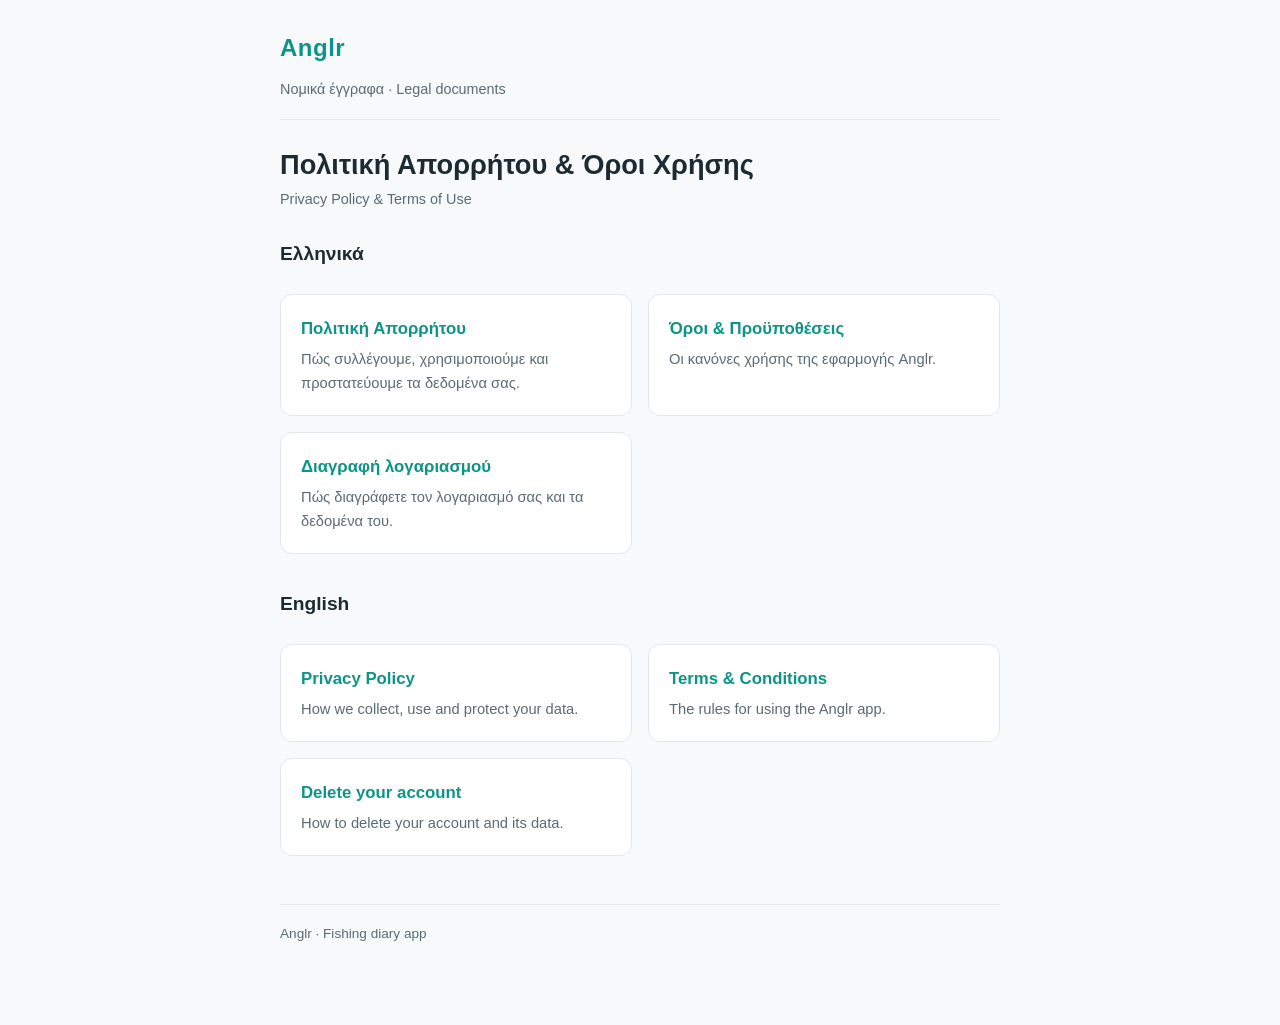
<file: index.html>
<!DOCTYPE html>
<html lang="el">
<head>
<meta charset="utf-8">
<meta name="viewport" content="width=device-width, initial-scale=1">
<title>Anglr — Νομικά έγγραφα / Legal</title>
<link rel="stylesheet" href="style.css">
</head>
<body>
<div class="wrap">
  <header class="site">
    <a class="brand" href="index.html">Anglr</a>
    <div class="langbar">Νομικά έγγραφα &middot; Legal documents</div>
  </header>

  <h1>Πολιτική Απορρήτου &amp; Όροι Χρήσης</h1>
  <p class="updated">Privacy Policy &amp; Terms of Use</p>

  <h2 style="margin-top:26px;">Ελληνικά</h2>
  <div class="card-grid">
    <a class="card" href="el/privacy.html">
      <div class="t">Πολιτική Απορρήτου</div>
      <div class="d">Πώς συλλέγουμε, χρησιμοποιούμε και προστατεύουμε τα δεδομένα σας.</div>
    </a>
    <a class="card" href="el/terms.html">
      <div class="t">Όροι &amp; Προϋποθέσεις</div>
      <div class="d">Οι κανόνες χρήσης της εφαρμογής Anglr.</div>
    </a>
    <a class="card" href="el/delete-account.html">
      <div class="t">Διαγραφή λογαριασμού</div>
      <div class="d">Πώς διαγράφετε τον λογαριασμό σας και τα δεδομένα του.</div>
    </a>
  </div>

  <h2>English</h2>
  <div class="card-grid">
    <a class="card" href="en/privacy.html">
      <div class="t">Privacy Policy</div>
      <div class="d">How we collect, use and protect your data.</div>
    </a>
    <a class="card" href="en/terms.html">
      <div class="t">Terms &amp; Conditions</div>
      <div class="d">The rules for using the Anglr app.</div>
    </a>
    <a class="card" href="en/delete-account.html">
      <div class="t">Delete your account</div>
      <div class="d">How to delete your account and its data.</div>
    </a>
  </div>

  <footer class="site">
    Anglr &middot; Fishing diary app
  </footer>
</div>
</body>
</html>
</file>
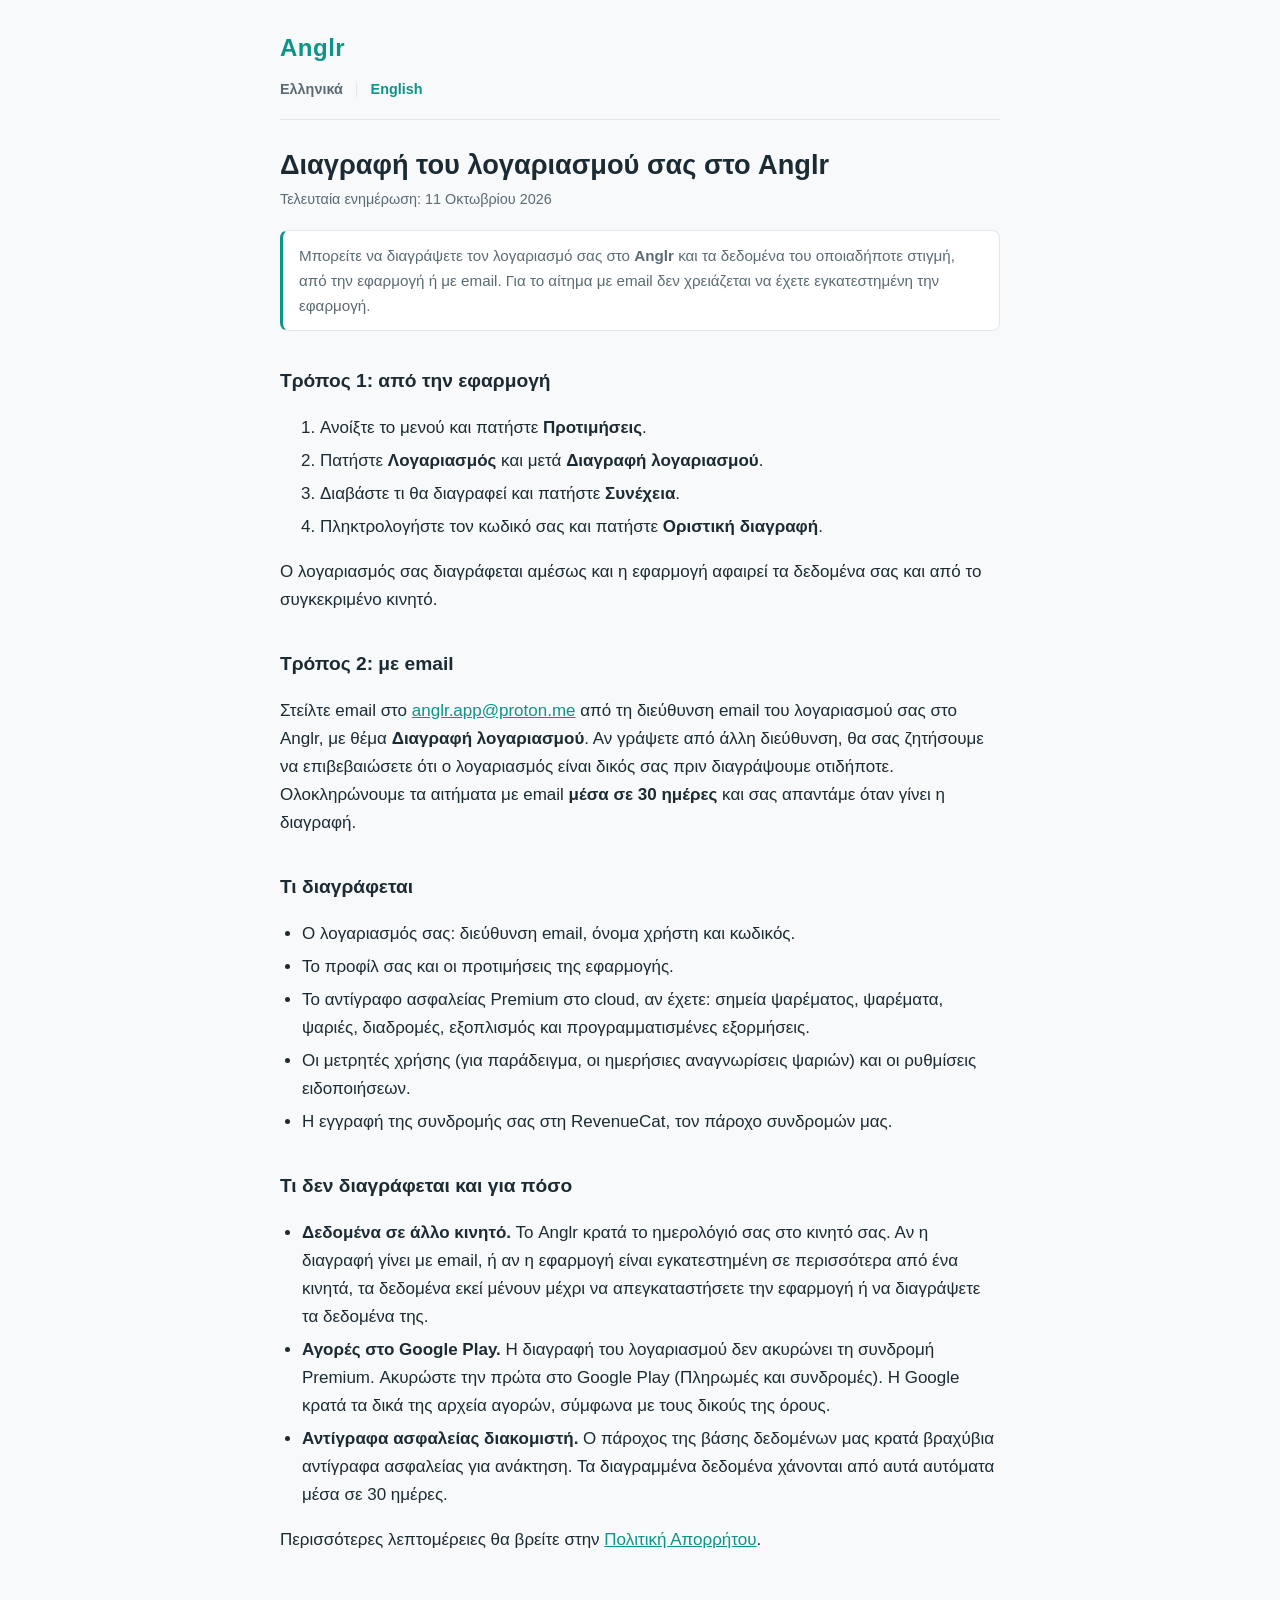
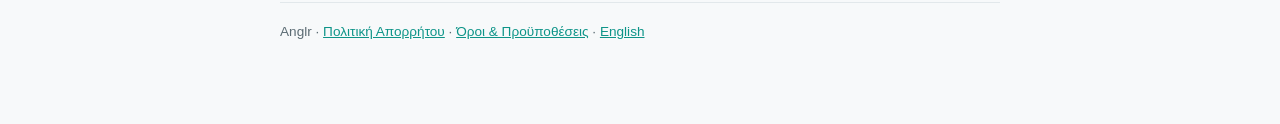
<file: el/delete-account.html>
<!DOCTYPE html>
<html lang="el">
<head>
<meta charset="utf-8">
<meta name="viewport" content="width=device-width, initial-scale=1">
<title>Διαγραφή λογαριασμού — Anglr</title>
<link rel="stylesheet" href="../style.css">
</head>
<body>
<div class="wrap">
  <header class="site">
    <a class="brand" href="../index.html">Anglr</a>
    <div class="langbar">
      <strong>Ελληνικά</strong>
      <span class="sep">|</span>
      <a href="../en/delete-account.html">English</a>
    </div>
  </header>

  <h1>Διαγραφή του λογαριασμού σας στο Anglr</h1>
  <p class="updated">Τελευταία ενημέρωση: 11 Οκτωβρίου 2026</p>

  <div class="note">
    Μπορείτε να διαγράψετε τον λογαριασμό σας στο <strong>Anglr</strong> και τα δεδομένα του
    οποιαδήποτε στιγμή, από την εφαρμογή ή με email. Για το αίτημα με email δεν χρειάζεται να
    έχετε εγκατεστημένη την εφαρμογή.
  </div>

  <h2 id="in-app">Τρόπος 1: από την εφαρμογή</h2>
  <ol>
    <li>Ανοίξτε το μενού και πατήστε <strong>Προτιμήσεις</strong>.</li>
    <li>Πατήστε <strong>Λογαριασμός</strong> και μετά <strong>Διαγραφή λογαριασμού</strong>.</li>
    <li>Διαβάστε τι θα διαγραφεί και πατήστε <strong>Συνέχεια</strong>.</li>
    <li>Πληκτρολογήστε τον κωδικό σας και πατήστε <strong>Οριστική διαγραφή</strong>.</li>
  </ol>
  <p>
    Ο λογαριασμός σας διαγράφεται αμέσως και η εφαρμογή αφαιρεί τα δεδομένα σας και από το
    συγκεκριμένο κινητό.
  </p>

  <h2 id="email">Τρόπος 2: με email</h2>
  <p>
    Στείλτε email στο <a href="mailto:anglr.app@proton.me">anglr.app@proton.me</a> από τη
    διεύθυνση email του λογαριασμού σας στο Anglr, με θέμα <strong>Διαγραφή λογαριασμού</strong>.
    Αν γράψετε από άλλη διεύθυνση, θα σας ζητήσουμε να επιβεβαιώσετε ότι ο λογαριασμός είναι
    δικός σας πριν διαγράψουμε οτιδήποτε. Ολοκληρώνουμε τα αιτήματα με email
    <strong>μέσα σε 30 ημέρες</strong> και σας απαντάμε όταν γίνει η διαγραφή.
  </p>

  <h2 id="deleted">Τι διαγράφεται</h2>
  <ul>
    <li>Ο λογαριασμός σας: διεύθυνση email, όνομα χρήστη και κωδικός.</li>
    <li>Το προφίλ σας και οι προτιμήσεις της εφαρμογής.</li>
    <li>Το αντίγραφο ασφαλείας Premium στο cloud, αν έχετε: σημεία ψαρέματος, ψαρέματα,
      ψαριές, διαδρομές, εξοπλισμός και προγραμματισμένες εξορμήσεις.</li>
    <li>Οι μετρητές χρήσης (για παράδειγμα, οι ημερήσιες αναγνωρίσεις ψαριών) και οι ρυθμίσεις
      ειδοποιήσεων.</li>
    <li>Η εγγραφή της συνδρομής σας στη RevenueCat, τον πάροχο συνδρομών μας.</li>
  </ul>

  <h2 id="kept">Τι δεν διαγράφεται και για πόσο</h2>
  <ul>
    <li><strong>Δεδομένα σε άλλο κινητό.</strong> Το Anglr κρατά το ημερολόγιό σας στο κινητό
      σας. Αν η διαγραφή γίνει με email, ή αν η εφαρμογή είναι εγκατεστημένη σε περισσότερα από
      ένα κινητά, τα δεδομένα εκεί μένουν μέχρι να απεγκαταστήσετε την εφαρμογή ή να
      διαγράψετε τα δεδομένα της.</li>
    <li><strong>Αγορές στο Google Play.</strong> Η διαγραφή του λογαριασμού δεν ακυρώνει τη
      συνδρομή Premium. Ακυρώστε την πρώτα στο Google Play (Πληρωμές και συνδρομές). Η Google
      κρατά τα δικά της αρχεία αγορών, σύμφωνα με τους δικούς της όρους.</li>
    <li><strong>Αντίγραφα ασφαλείας διακομιστή.</strong> Ο πάροχος της βάσης δεδομένων μας
      κρατά βραχύβια αντίγραφα ασφαλείας για ανάκτηση. Τα διαγραμμένα δεδομένα χάνονται από
      αυτά αυτόματα μέσα σε 30 ημέρες.</li>
  </ul>
  <p>
    Περισσότερες λεπτομέρειες θα βρείτε στην <a href="privacy.html">Πολιτική Απορρήτου</a>.
  </p>

  <footer class="site">
    Anglr &middot; <a href="privacy.html">Πολιτική Απορρήτου</a> &middot;
    <a href="terms.html">Όροι &amp; Προϋποθέσεις</a> &middot;
    <a href="../en/delete-account.html">English</a>
  </footer>
</div>
</body>
</html>
</file>
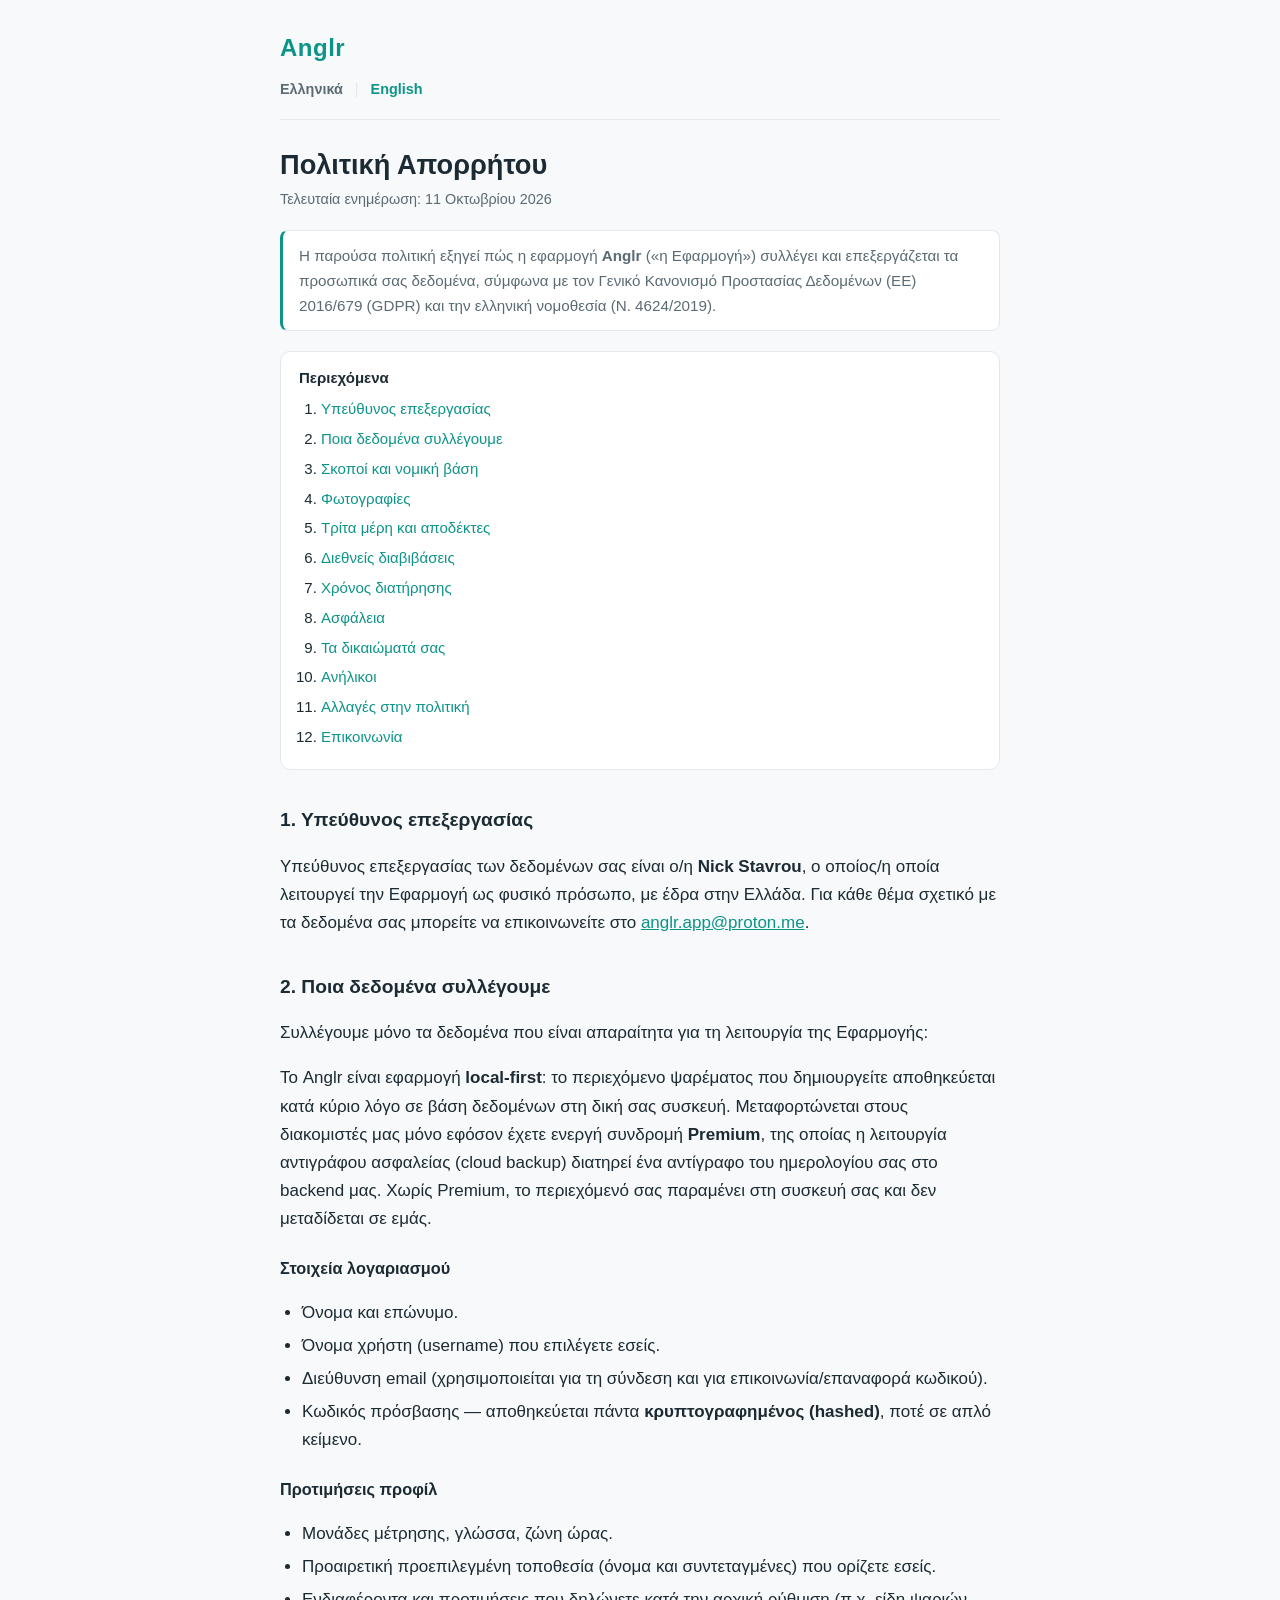
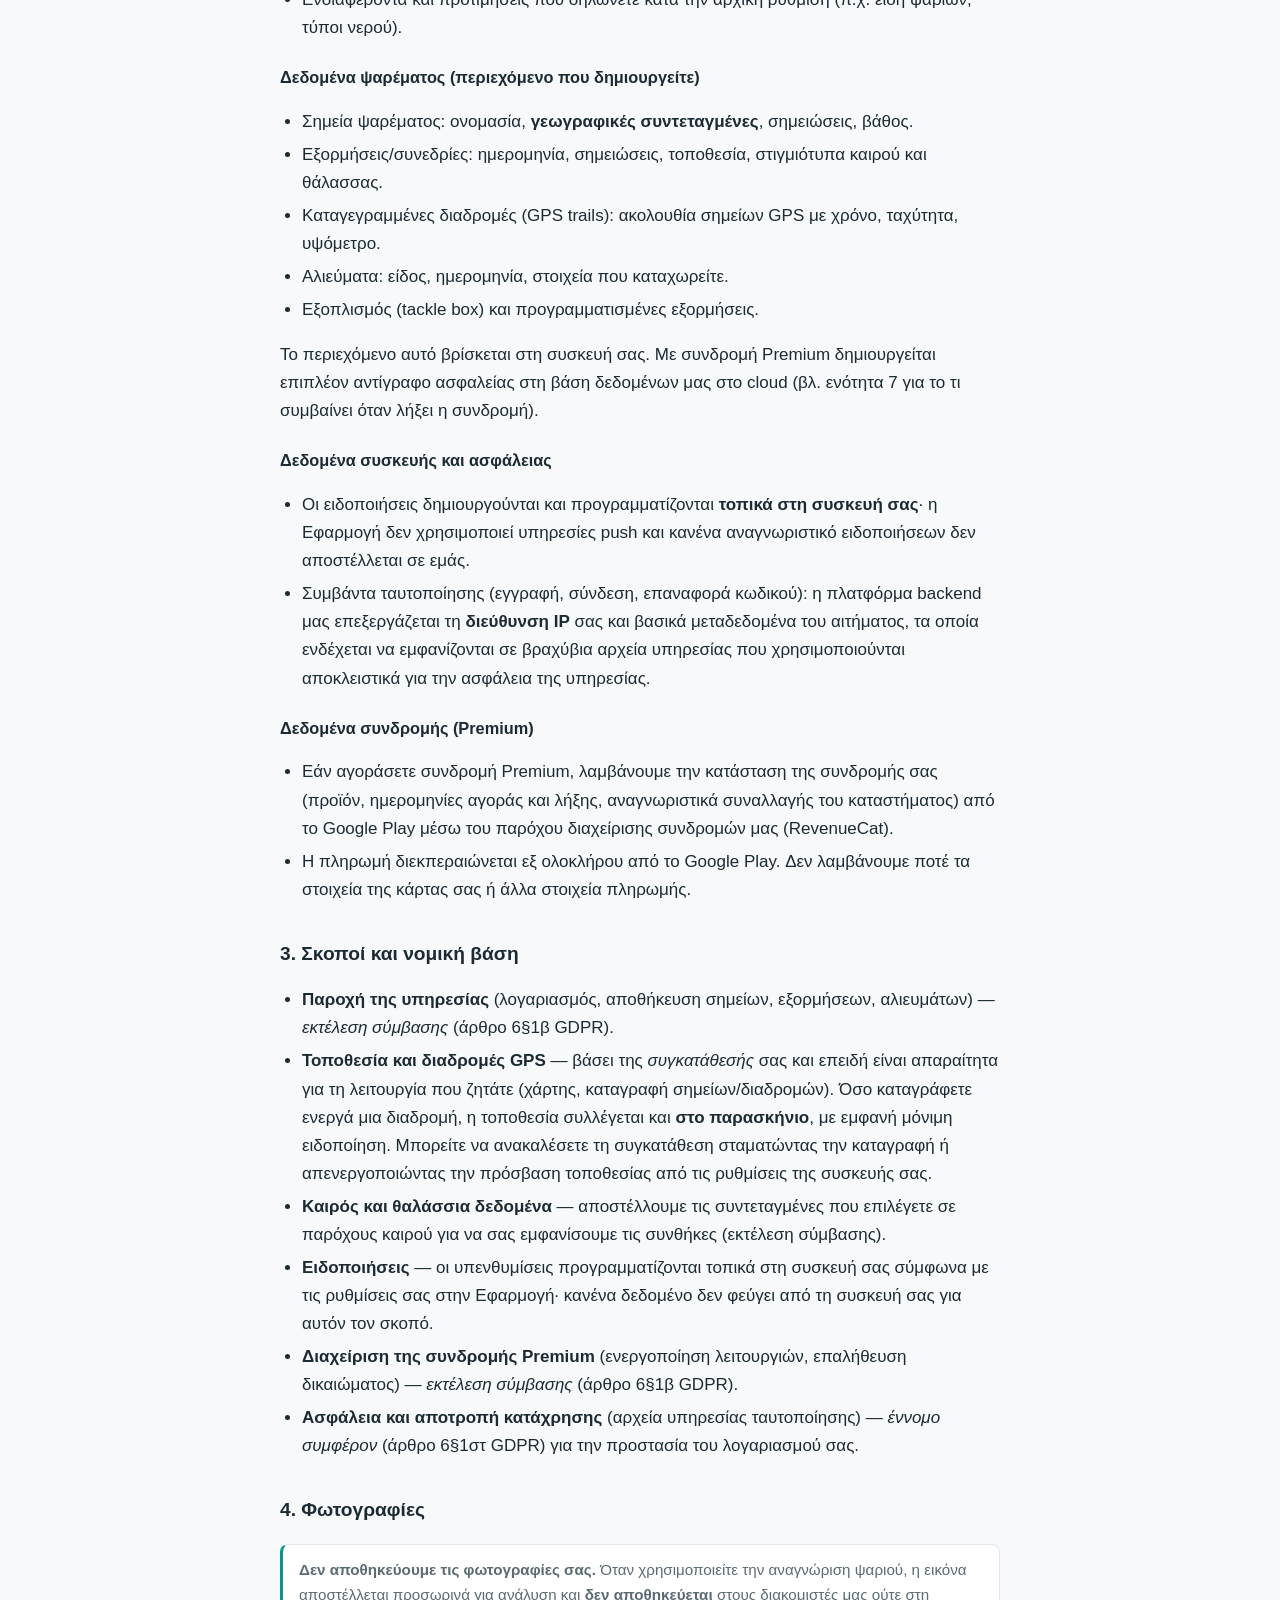
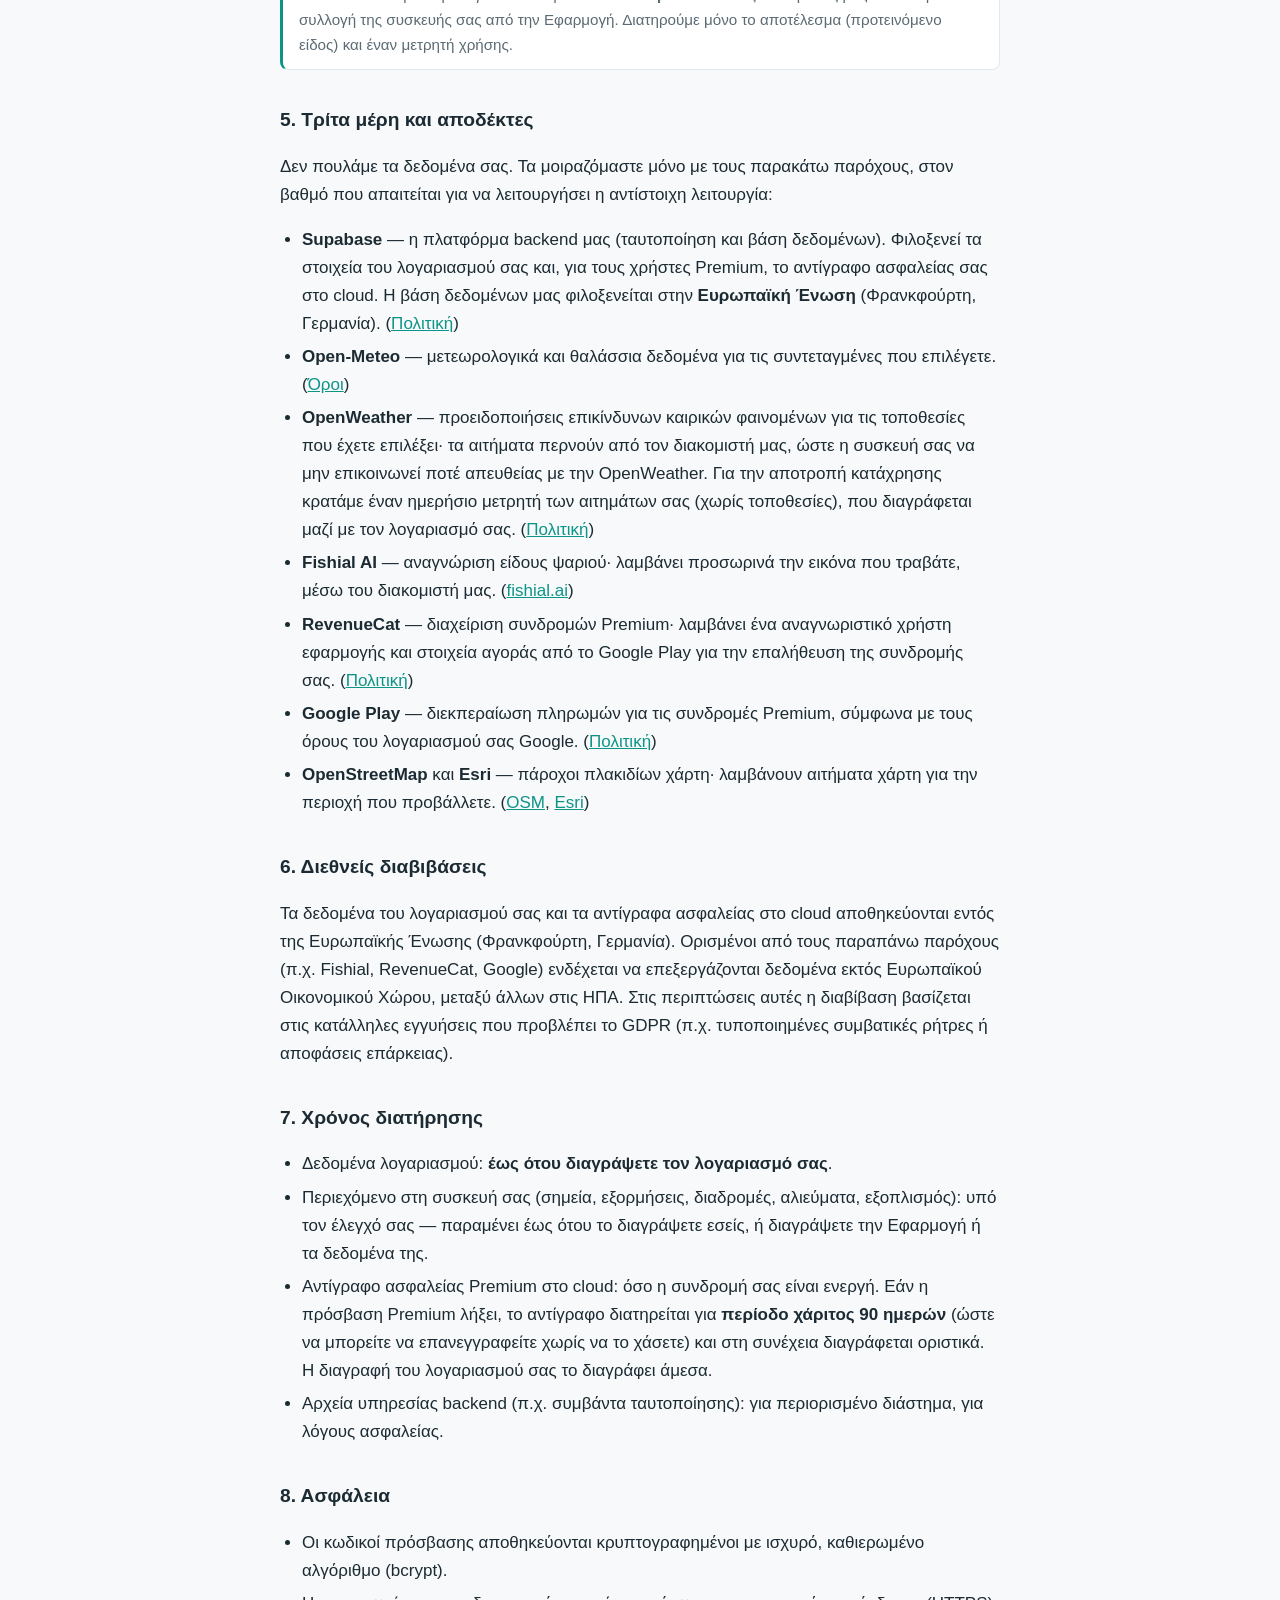
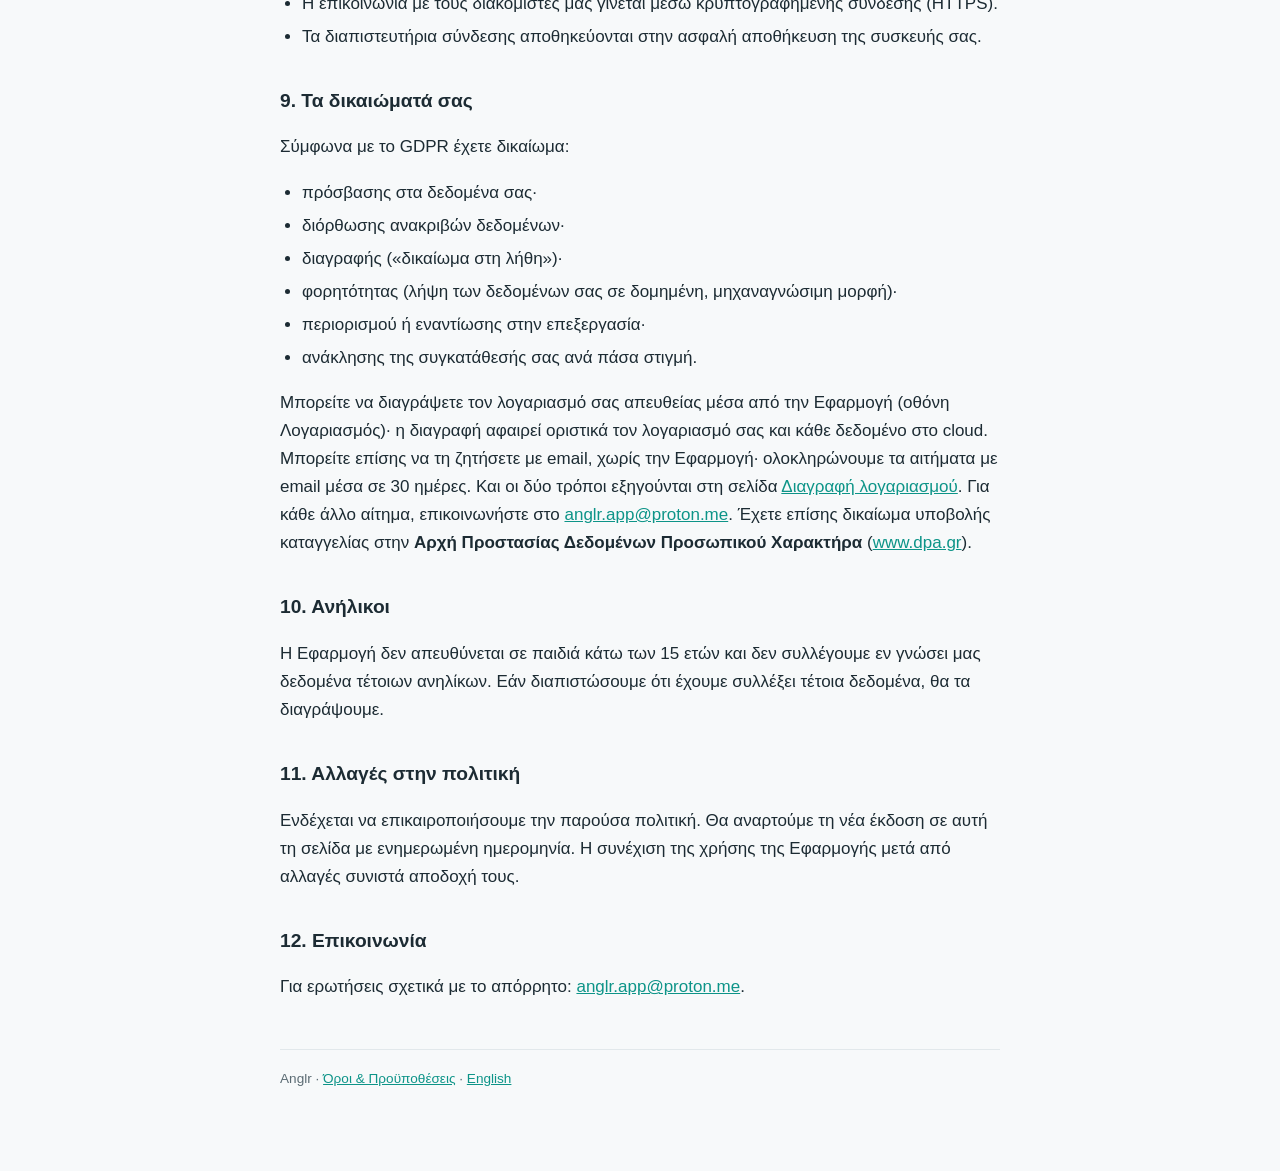
<file: el/privacy.html>
<!DOCTYPE html>
<html lang="el">
<head>
<meta charset="utf-8">
<meta name="viewport" content="width=device-width, initial-scale=1">
<title>Πολιτική Απορρήτου — Anglr</title>
<link rel="stylesheet" href="../style.css">
</head>
<body>
<div class="wrap">
  <header class="site">
    <a class="brand" href="../index.html">Anglr</a>
    <div class="langbar">
      <strong>Ελληνικά</strong>
      <span class="sep">|</span>
      <a href="../en/privacy.html">English</a>
    </div>
  </header>

  <h1>Πολιτική Απορρήτου</h1>
  <p class="updated">Τελευταία ενημέρωση: 11 Οκτωβρίου 2026</p>

  <div class="note">
    Η παρούσα πολιτική εξηγεί πώς η εφαρμογή <strong>Anglr</strong> («η Εφαρμογή»)
    συλλέγει και επεξεργάζεται τα προσωπικά σας δεδομένα, σύμφωνα με τον Γενικό
    Κανονισμό Προστασίας Δεδομένων (ΕΕ) 2016/679 (GDPR) και την ελληνική νομοθεσία
    (Ν. 4624/2019).
  </div>

  <div class="toc">
    <strong>Περιεχόμενα</strong>
    <ol>
      <li><a href="#controller">Υπεύθυνος επεξεργασίας</a></li>
      <li><a href="#data">Ποια δεδομένα συλλέγουμε</a></li>
      <li><a href="#purposes">Σκοποί και νομική βάση</a></li>
      <li><a href="#photos">Φωτογραφίες</a></li>
      <li><a href="#third">Τρίτα μέρη και αποδέκτες</a></li>
      <li><a href="#transfers">Διεθνείς διαβιβάσεις</a></li>
      <li><a href="#retention">Χρόνος διατήρησης</a></li>
      <li><a href="#security">Ασφάλεια</a></li>
      <li><a href="#rights">Τα δικαιώματά σας</a></li>
      <li><a href="#children">Ανήλικοι</a></li>
      <li><a href="#changes">Αλλαγές στην πολιτική</a></li>
      <li><a href="#contact">Επικοινωνία</a></li>
    </ol>
  </div>

  <h2 id="controller">1. Υπεύθυνος επεξεργασίας</h2>
  <p>
    Υπεύθυνος επεξεργασίας των δεδομένων σας είναι ο/η <strong>Nick Stavrou</strong>,
    ο οποίος/η οποία λειτουργεί την Εφαρμογή ως φυσικό πρόσωπο, με έδρα στην Ελλάδα.
    Για κάθε θέμα σχετικό με τα δεδομένα σας μπορείτε να επικοινωνείτε στο
    <a href="mailto:anglr.app@proton.me">anglr.app@proton.me</a>.
  </p>

  <h2 id="data">2. Ποια δεδομένα συλλέγουμε</h2>
  <p>Συλλέγουμε μόνο τα δεδομένα που είναι απαραίτητα για τη λειτουργία της Εφαρμογής:</p>
  <p>
    Το Anglr είναι εφαρμογή <strong>local-first</strong>: το περιεχόμενο ψαρέματος που
    δημιουργείτε αποθηκεύεται κατά κύριο λόγο σε βάση δεδομένων στη δική σας συσκευή.
    Μεταφορτώνεται στους διακομιστές μας μόνο εφόσον έχετε ενεργή συνδρομή
    <strong>Premium</strong>, της οποίας η λειτουργία αντιγράφου ασφαλείας (cloud backup)
    διατηρεί ένα αντίγραφο του ημερολογίου σας στο backend μας. Χωρίς Premium, το περιεχόμενό
    σας παραμένει στη συσκευή σας και δεν μεταδίδεται σε εμάς.
  </p>

  <h3>Στοιχεία λογαριασμού</h3>
  <ul>
    <li>Όνομα και επώνυμο.</li>
    <li>Όνομα χρήστη (username) που επιλέγετε εσείς.</li>
    <li>Διεύθυνση email (χρησιμοποιείται για τη σύνδεση και για επικοινωνία/επαναφορά κωδικού).</li>
    <li>Κωδικός πρόσβασης — αποθηκεύεται πάντα <strong>κρυπτογραφημένος (hashed)</strong>, ποτέ σε απλό κείμενο.</li>
  </ul>

  <h3>Προτιμήσεις προφίλ</h3>
  <ul>
    <li>Μονάδες μέτρησης, γλώσσα, ζώνη ώρας.</li>
    <li>Προαιρετική προεπιλεγμένη τοποθεσία (όνομα και συντεταγμένες) που ορίζετε εσείς.</li>
    <li>Ενδιαφέροντα και προτιμήσεις που δηλώνετε κατά την αρχική ρύθμιση (π.χ. είδη ψαριών, τύποι νερού).</li>
  </ul>

  <h3>Δεδομένα ψαρέματος (περιεχόμενο που δημιουργείτε)</h3>
  <ul>
    <li>Σημεία ψαρέματος: ονομασία, <strong>γεωγραφικές συντεταγμένες</strong>, σημειώσεις, βάθος.</li>
    <li>Εξορμήσεις/συνεδρίες: ημερομηνία, σημειώσεις, τοποθεσία, στιγμιότυπα καιρού και θάλασσας.</li>
    <li>Καταγεγραμμένες διαδρομές (GPS trails): ακολουθία σημείων GPS με χρόνο, ταχύτητα, υψόμετρο.</li>
    <li>Αλιεύματα: είδος, ημερομηνία, στοιχεία που καταχωρείτε.</li>
    <li>Εξοπλισμός (tackle box) και προγραμματισμένες εξορμήσεις.</li>
  </ul>
  <p>
    Το περιεχόμενο αυτό βρίσκεται στη συσκευή σας. Με συνδρομή Premium δημιουργείται επιπλέον
    αντίγραφο ασφαλείας στη βάση δεδομένων μας στο cloud (βλ. ενότητα 7 για το τι συμβαίνει
    όταν λήξει η συνδρομή).
  </p>

  <h3>Δεδομένα συσκευής και ασφάλειας</h3>
  <ul>
    <li>Οι ειδοποιήσεις δημιουργούνται και προγραμματίζονται <strong>τοπικά στη συσκευή σας</strong>· η Εφαρμογή δεν χρησιμοποιεί υπηρεσίες push και κανένα αναγνωριστικό ειδοποιήσεων δεν αποστέλλεται σε εμάς.</li>
    <li>Συμβάντα ταυτοποίησης (εγγραφή, σύνδεση, επαναφορά κωδικού): η πλατφόρμα backend μας επεξεργάζεται τη <strong>διεύθυνση IP</strong> σας και βασικά μεταδεδομένα του αιτήματος, τα οποία ενδέχεται να εμφανίζονται σε βραχύβια αρχεία υπηρεσίας που χρησιμοποιούνται αποκλειστικά για την ασφάλεια της υπηρεσίας.</li>
  </ul>

  <h3>Δεδομένα συνδρομής (Premium)</h3>
  <ul>
    <li>Εάν αγοράσετε συνδρομή Premium, λαμβάνουμε την κατάσταση της συνδρομής σας (προϊόν, ημερομηνίες αγοράς και λήξης, αναγνωριστικά συναλλαγής του καταστήματος) από το Google Play μέσω του παρόχου διαχείρισης συνδρομών μας (RevenueCat).</li>
    <li>Η πληρωμή διεκπεραιώνεται εξ ολοκλήρου από το Google Play. Δεν λαμβάνουμε ποτέ τα στοιχεία της κάρτας σας ή άλλα στοιχεία πληρωμής.</li>
  </ul>

  <h2 id="purposes">3. Σκοποί και νομική βάση</h2>
  <ul>
    <li><strong>Παροχή της υπηρεσίας</strong> (λογαριασμός, αποθήκευση σημείων, εξορμήσεων, αλιευμάτων) — <em>εκτέλεση σύμβασης</em> (άρθρο 6§1β GDPR).</li>
    <li><strong>Τοποθεσία και διαδρομές GPS</strong> — βάσει της <em>συγκατάθεσής</em> σας και επειδή είναι απαραίτητα για τη λειτουργία που ζητάτε (χάρτης, καταγραφή σημείων/διαδρομών). Όσο καταγράφετε ενεργά μια διαδρομή, η τοποθεσία συλλέγεται και <strong>στο παρασκήνιο</strong>, με εμφανή μόνιμη ειδοποίηση. Μπορείτε να ανακαλέσετε τη συγκατάθεση σταματώντας την καταγραφή ή απενεργοποιώντας την πρόσβαση τοποθεσίας από τις ρυθμίσεις της συσκευής σας.</li>
    <li><strong>Καιρός και θαλάσσια δεδομένα</strong> — αποστέλλουμε τις συντεταγμένες που επιλέγετε σε παρόχους καιρού για να σας εμφανίσουμε τις συνθήκες (εκτέλεση σύμβασης).</li>
    <li><strong>Ειδοποιήσεις</strong> — οι υπενθυμίσεις προγραμματίζονται τοπικά στη συσκευή σας σύμφωνα με τις ρυθμίσεις σας στην Εφαρμογή· κανένα δεδομένο δεν φεύγει από τη συσκευή σας για αυτόν τον σκοπό.</li>
    <li><strong>Διαχείριση της συνδρομής Premium</strong> (ενεργοποίηση λειτουργιών, επαλήθευση δικαιώματος) — <em>εκτέλεση σύμβασης</em> (άρθρο 6§1β GDPR).</li>
    <li><strong>Ασφάλεια και αποτροπή κατάχρησης</strong> (αρχεία υπηρεσίας ταυτοποίησης) — <em>έννομο συμφέρον</em> (άρθρο 6§1στ GDPR) για την προστασία του λογαριασμού σας.</li>
  </ul>

  <h2 id="photos">4. Φωτογραφίες</h2>
  <div class="note">
    <strong>Δεν αποθηκεύουμε τις φωτογραφίες σας.</strong> Όταν χρησιμοποιείτε την αναγνώριση
    ψαριού, η εικόνα αποστέλλεται προσωρινά για ανάλυση και <strong>δεν αποθηκεύεται</strong>
    στους διακομιστές μας ούτε στη συλλογή της συσκευής σας από την Εφαρμογή. Διατηρούμε μόνο
    το αποτέλεσμα (προτεινόμενο είδος) και έναν μετρητή χρήσης.
  </div>

  <h2 id="third">5. Τρίτα μέρη και αποδέκτες</h2>
  <p>Δεν πουλάμε τα δεδομένα σας. Τα μοιραζόμαστε μόνο με τους παρακάτω παρόχους, στον βαθμό που απαιτείται για να λειτουργήσει η αντίστοιχη λειτουργία:</p>
  <ul>
    <li><strong>Supabase</strong> — η πλατφόρμα backend μας (ταυτοποίηση και βάση δεδομένων). Φιλοξενεί τα στοιχεία του λογαριασμού σας και, για τους χρήστες Premium, το αντίγραφο ασφαλείας σας στο cloud. Η βάση δεδομένων μας φιλοξενείται στην <strong>Ευρωπαϊκή Ένωση</strong> (Φρανκφούρτη, Γερμανία). (<a href="https://supabase.com/privacy" target="_blank" rel="noopener">Πολιτική</a>)</li>
    <li><strong>Open-Meteo</strong> — μετεωρολογικά και θαλάσσια δεδομένα για τις συντεταγμένες που επιλέγετε. (<a href="https://open-meteo.com/en/terms" target="_blank" rel="noopener">Όροι</a>)</li>
    <li><strong>OpenWeather</strong> — προειδοποιήσεις επικίνδυνων καιρικών φαινομένων για τις τοποθεσίες που έχετε επιλέξει· τα αιτήματα περνούν από τον διακομιστή μας, ώστε η συσκευή σας να μην επικοινωνεί ποτέ απευθείας με την OpenWeather. Για την αποτροπή κατάχρησης κρατάμε έναν ημερήσιο μετρητή των αιτημάτων σας (χωρίς τοποθεσίες), που διαγράφεται μαζί με τον λογαριασμό σας. (<a href="https://openweather.co.uk/privacy-policy" target="_blank" rel="noopener">Πολιτική</a>)</li>
    <li><strong>Fishial AI</strong> — αναγνώριση είδους ψαριού· λαμβάνει προσωρινά την εικόνα που τραβάτε, μέσω του διακομιστή μας. (<a href="https://fishial.ai" target="_blank" rel="noopener">fishial.ai</a>)</li>
    <li><strong>RevenueCat</strong> — διαχείριση συνδρομών Premium· λαμβάνει ένα αναγνωριστικό χρήστη εφαρμογής και στοιχεία αγοράς από το Google Play για την επαλήθευση της συνδρομής σας. (<a href="https://www.revenuecat.com/privacy" target="_blank" rel="noopener">Πολιτική</a>)</li>
    <li><strong>Google Play</strong> — διεκπεραίωση πληρωμών για τις συνδρομές Premium, σύμφωνα με τους όρους του λογαριασμού σας Google. (<a href="https://policies.google.com/privacy" target="_blank" rel="noopener">Πολιτική</a>)</li>
    <li><strong>OpenStreetMap</strong> και <strong>Esri</strong> — πάροχοι πλακιδίων χάρτη· λαμβάνουν αιτήματα χάρτη για την περιοχή που προβάλλετε. (<a href="https://wiki.osmfoundation.org/wiki/Privacy_Policy" target="_blank" rel="noopener">OSM</a>, <a href="https://www.esri.com/en-us/privacy/overview" target="_blank" rel="noopener">Esri</a>)</li>
  </ul>

  <h2 id="transfers">6. Διεθνείς διαβιβάσεις</h2>
  <p>
    Τα δεδομένα του λογαριασμού σας και τα αντίγραφα ασφαλείας στο cloud αποθηκεύονται εντός
    της Ευρωπαϊκής Ένωσης (Φρανκφούρτη, Γερμανία). Ορισμένοι από τους παραπάνω παρόχους
    (π.χ. Fishial, RevenueCat, Google) ενδέχεται να επεξεργάζονται δεδομένα εκτός Ευρωπαϊκού
    Οικονομικού Χώρου, μεταξύ άλλων στις ΗΠΑ. Στις περιπτώσεις αυτές η διαβίβαση βασίζεται
    στις κατάλληλες εγγυήσεις που προβλέπει το GDPR (π.χ. τυποποιημένες συμβατικές ρήτρες ή
    αποφάσεις επάρκειας).
  </p>

  <h2 id="retention">7. Χρόνος διατήρησης</h2>
  <ul>
    <li>Δεδομένα λογαριασμού: <strong>έως ότου διαγράψετε τον λογαριασμό σας</strong>.</li>
    <li>Περιεχόμενο στη συσκευή σας (σημεία, εξορμήσεις, διαδρομές, αλιεύματα, εξοπλισμός): υπό τον έλεγχό σας — παραμένει έως ότου το διαγράψετε εσείς, ή διαγράψετε την Εφαρμογή ή τα δεδομένα της.</li>
    <li>Αντίγραφο ασφαλείας Premium στο cloud: όσο η συνδρομή σας είναι ενεργή. Εάν η πρόσβαση Premium λήξει, το αντίγραφο διατηρείται για <strong>περίοδο χάριτος 90 ημερών</strong> (ώστε να μπορείτε να επανεγγραφείτε χωρίς να το χάσετε) και στη συνέχεια διαγράφεται οριστικά. Η διαγραφή του λογαριασμού σας το διαγράφει άμεσα.</li>
    <li>Αρχεία υπηρεσίας backend (π.χ. συμβάντα ταυτοποίησης): για περιορισμένο διάστημα, για λόγους ασφαλείας.</li>
  </ul>

  <h2 id="security">8. Ασφάλεια</h2>
  <ul>
    <li>Οι κωδικοί πρόσβασης αποθηκεύονται κρυπτογραφημένοι με ισχυρό, καθιερωμένο αλγόριθμο (bcrypt).</li>
    <li>Η επικοινωνία με τους διακομιστές μας γίνεται μέσω κρυπτογραφημένης σύνδεσης (HTTPS).</li>
    <li>Τα διαπιστευτήρια σύνδεσης αποθηκεύονται στην ασφαλή αποθήκευση της συσκευής σας.</li>
  </ul>

  <h2 id="rights">9. Τα δικαιώματά σας</h2>
  <p>Σύμφωνα με το GDPR έχετε δικαίωμα:</p>
  <ul>
    <li>πρόσβασης στα δεδομένα σας·</li>
    <li>διόρθωσης ανακριβών δεδομένων·</li>
    <li>διαγραφής («δικαίωμα στη λήθη»)·</li>
    <li>φορητότητας (λήψη των δεδομένων σας σε δομημένη, μηχαναγνώσιμη μορφή)·</li>
    <li>περιορισμού ή εναντίωσης στην επεξεργασία·</li>
    <li>ανάκλησης της συγκατάθεσής σας ανά πάσα στιγμή.</li>
  </ul>
  <p>
    Μπορείτε να διαγράψετε τον λογαριασμό σας απευθείας μέσα από την Εφαρμογή (οθόνη
    Λογαριασμός)· η διαγραφή αφαιρεί οριστικά τον λογαριασμό σας και κάθε δεδομένο στο cloud.
    Μπορείτε επίσης να τη ζητήσετε με email, χωρίς την Εφαρμογή· ολοκληρώνουμε τα αιτήματα με
    email μέσα σε 30 ημέρες. Και οι δύο τρόποι εξηγούνται στη σελίδα
    <a href="delete-account.html">Διαγραφή λογαριασμού</a>.
    Για κάθε άλλο αίτημα, επικοινωνήστε στο
    <a href="mailto:anglr.app@proton.me">anglr.app@proton.me</a>. Έχετε επίσης δικαίωμα υποβολής
    καταγγελίας στην <strong>Αρχή Προστασίας Δεδομένων Προσωπικού Χαρακτήρα</strong>
    (<a href="https://www.dpa.gr" target="_blank" rel="noopener">www.dpa.gr</a>).
  </p>

  <h2 id="children">10. Ανήλικοι</h2>
  <p>
    Η Εφαρμογή δεν απευθύνεται σε παιδιά κάτω των 15 ετών και δεν συλλέγουμε εν γνώσει μας
    δεδομένα τέτοιων ανηλίκων. Εάν διαπιστώσουμε ότι έχουμε συλλέξει τέτοια δεδομένα, θα τα
    διαγράψουμε.
  </p>

  <h2 id="changes">11. Αλλαγές στην πολιτική</h2>
  <p>
    Ενδέχεται να επικαιροποιήσουμε την παρούσα πολιτική. Θα αναρτούμε τη νέα έκδοση σε αυτή τη
    σελίδα με ενημερωμένη ημερομηνία. Η συνέχιση της χρήσης της Εφαρμογής μετά από αλλαγές
    συνιστά αποδοχή τους.
  </p>

  <h2 id="contact">12. Επικοινωνία</h2>
  <p>
    Για ερωτήσεις σχετικά με το απόρρητο:
    <a href="mailto:anglr.app@proton.me">anglr.app@proton.me</a>.
  </p>

  <footer class="site">
    Anglr &middot; <a href="terms.html">Όροι &amp; Προϋποθέσεις</a> &middot;
    <a href="../en/privacy.html">English</a>
  </footer>
</div>
</body>
</html>
</file>
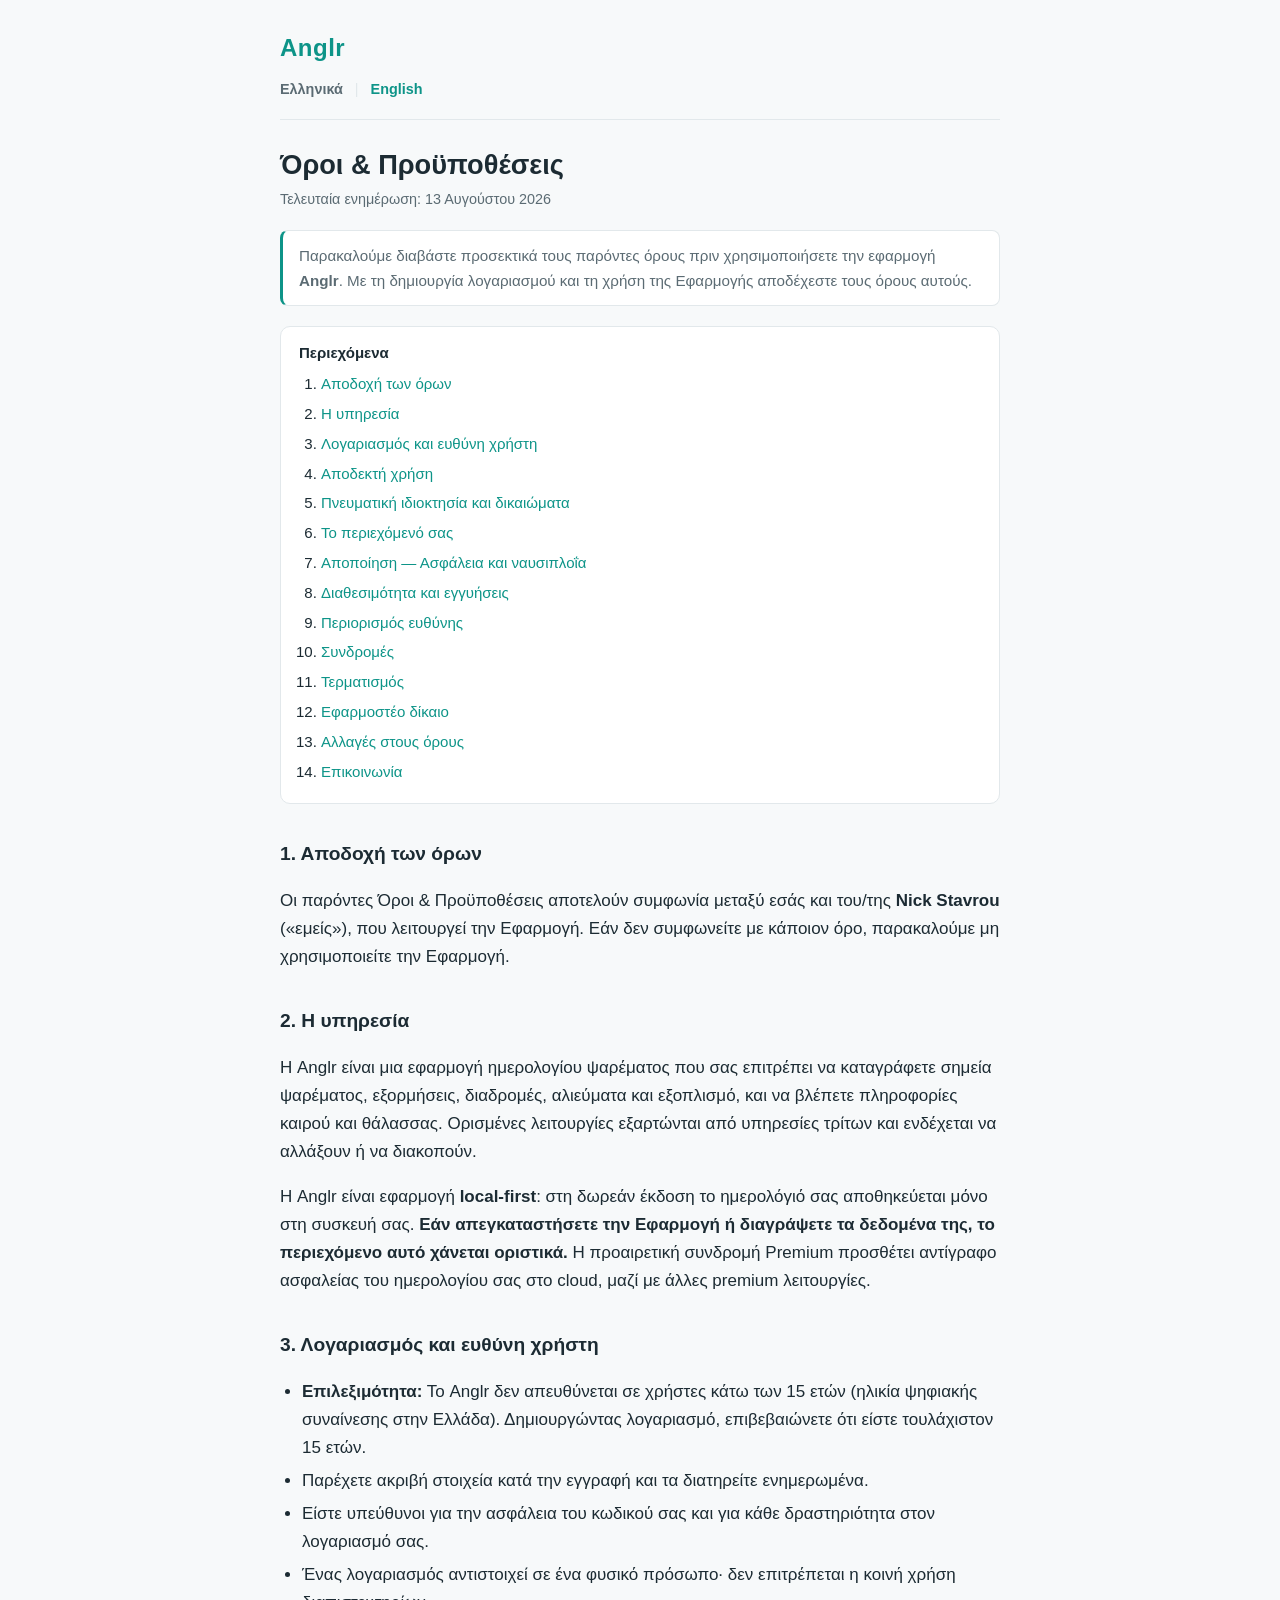
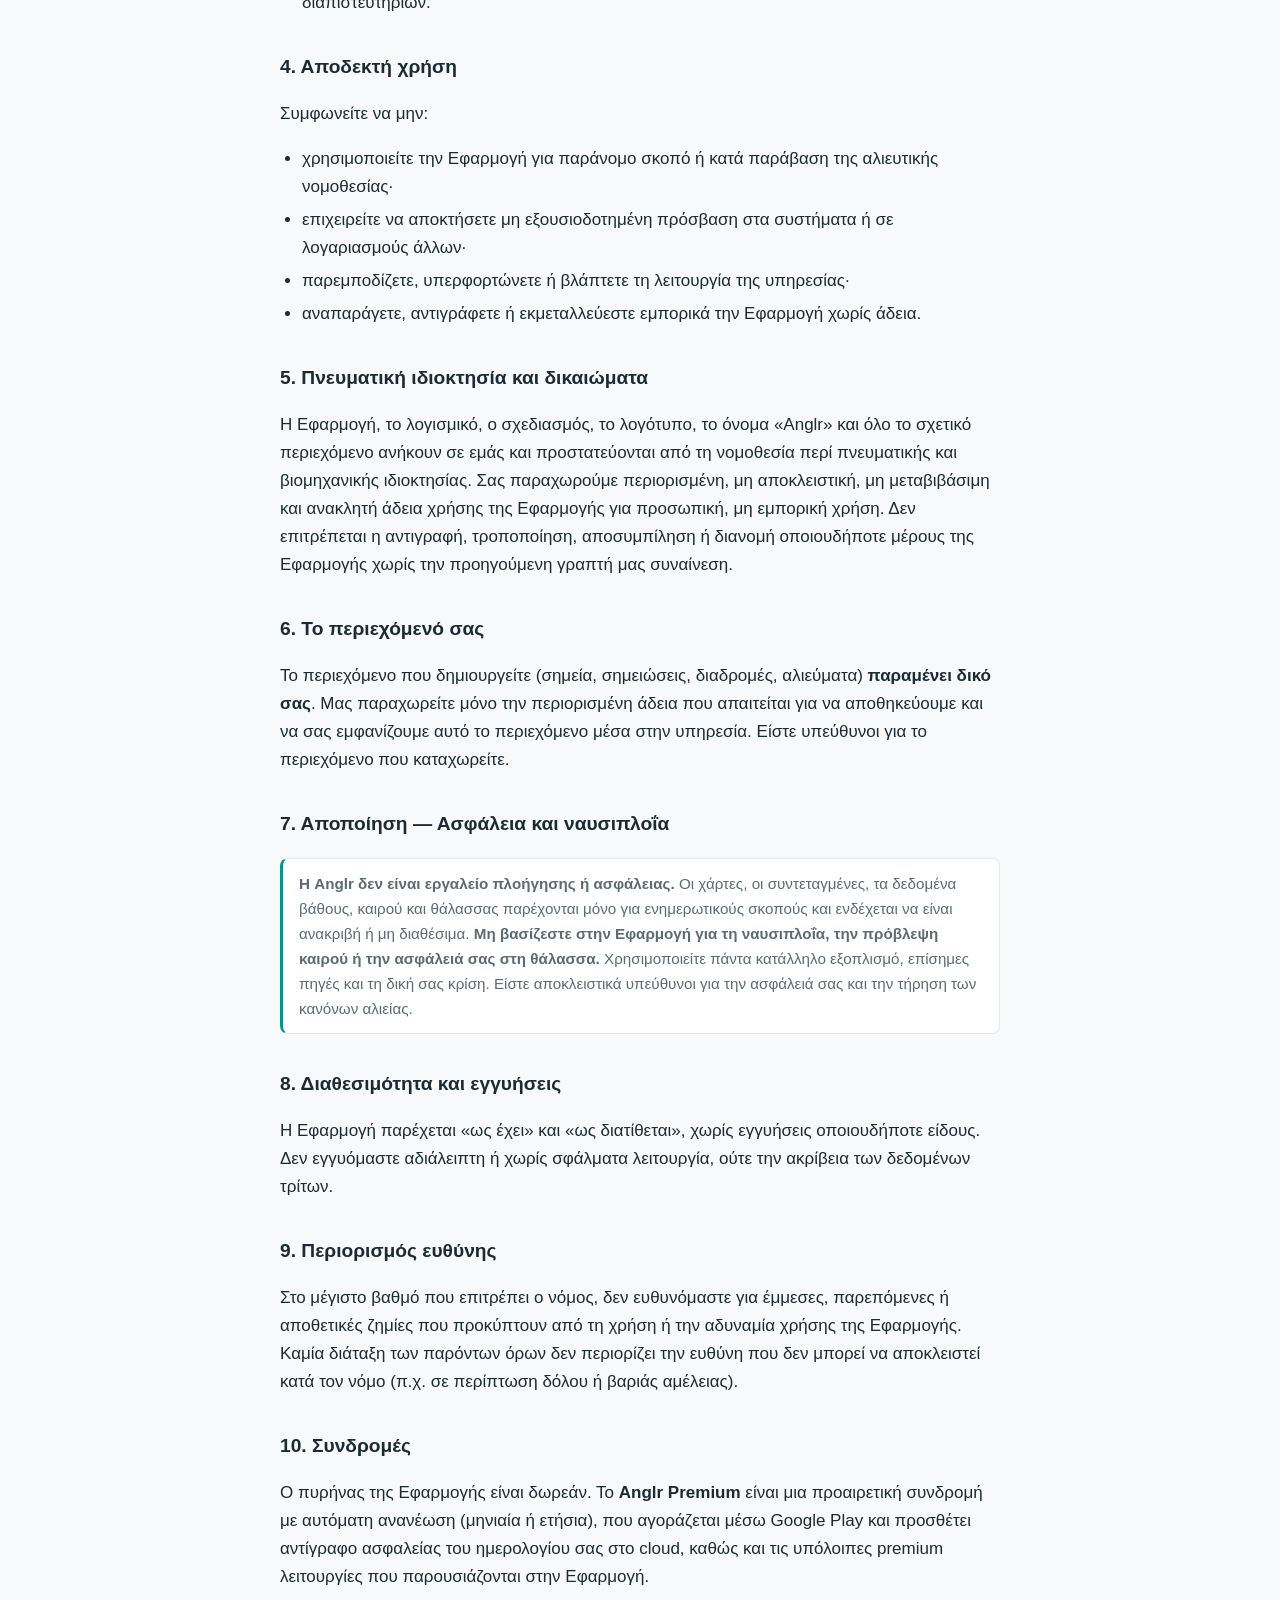
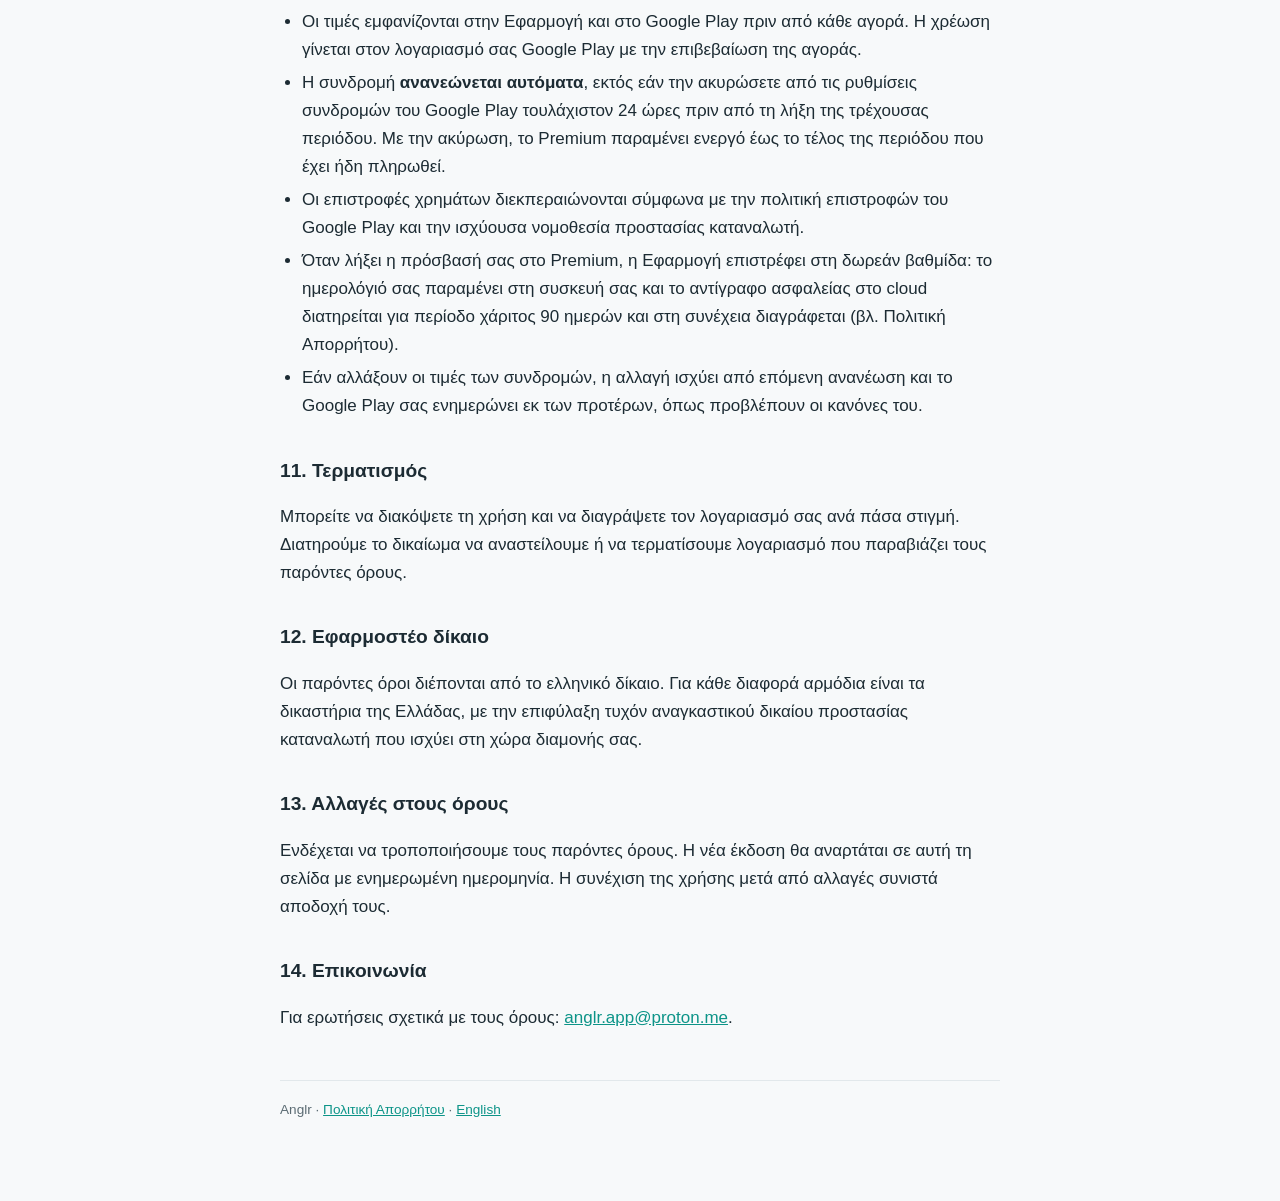
<file: el/terms.html>
<!DOCTYPE html>
<html lang="el">
<head>
<meta charset="utf-8">
<meta name="viewport" content="width=device-width, initial-scale=1">
<title>Όροι &amp; Προϋποθέσεις — Anglr</title>
<link rel="stylesheet" href="../style.css">
</head>
<body>
<div class="wrap">
  <header class="site">
    <a class="brand" href="../index.html">Anglr</a>
    <div class="langbar">
      <strong>Ελληνικά</strong>
      <span class="sep">|</span>
      <a href="../en/terms.html">English</a>
    </div>
  </header>

  <h1>Όροι &amp; Προϋποθέσεις</h1>
  <p class="updated">Τελευταία ενημέρωση: 13 Αυγούστου 2026</p>

  <div class="note">
    Παρακαλούμε διαβάστε προσεκτικά τους παρόντες όρους πριν χρησιμοποιήσετε την εφαρμογή
    <strong>Anglr</strong>. Με τη δημιουργία λογαριασμού και τη χρήση της Εφαρμογής αποδέχεστε
    τους όρους αυτούς.
  </div>

  <div class="toc">
    <strong>Περιεχόμενα</strong>
    <ol>
      <li><a href="#acceptance">Αποδοχή των όρων</a></li>
      <li><a href="#service">Η υπηρεσία</a></li>
      <li><a href="#account">Λογαριασμός και ευθύνη χρήστη</a></li>
      <li><a href="#acceptable">Αποδεκτή χρήση</a></li>
      <li><a href="#ip">Πνευματική ιδιοκτησία και δικαιώματα</a></li>
      <li><a href="#usercontent">Το περιεχόμενό σας</a></li>
      <li><a href="#safety">Αποποίηση — Ασφάλεια και ναυσιπλοΐα</a></li>
      <li><a href="#availability">Διαθεσιμότητα και εγγυήσεις</a></li>
      <li><a href="#liability">Περιορισμός ευθύνης</a></li>
      <li><a href="#subscriptions">Συνδρομές</a></li>
      <li><a href="#termination">Τερματισμός</a></li>
      <li><a href="#law">Εφαρμοστέο δίκαιο</a></li>
      <li><a href="#changes">Αλλαγές στους όρους</a></li>
      <li><a href="#contact">Επικοινωνία</a></li>
    </ol>
  </div>

  <h2 id="acceptance">1. Αποδοχή των όρων</h2>
  <p>
    Οι παρόντες Όροι &amp; Προϋποθέσεις αποτελούν συμφωνία μεταξύ εσάς και του/της
    <strong>Nick Stavrou</strong> («εμείς»), που λειτουργεί την Εφαρμογή. Εάν δεν
    συμφωνείτε με κάποιον όρο, παρακαλούμε μη χρησιμοποιείτε την Εφαρμογή.
  </p>

  <h2 id="service">2. Η υπηρεσία</h2>
  <p>
    Η Anglr είναι μια εφαρμογή ημερολογίου ψαρέματος που σας επιτρέπει να καταγράφετε σημεία
    ψαρέματος, εξορμήσεις, διαδρομές, αλιεύματα και εξοπλισμό, και να βλέπετε πληροφορίες καιρού
    και θάλασσας. Ορισμένες λειτουργίες εξαρτώνται από υπηρεσίες τρίτων και ενδέχεται να αλλάξουν
    ή να διακοπούν.
  </p>
  <p>
    Η Anglr είναι εφαρμογή <strong>local-first</strong>: στη δωρεάν έκδοση το ημερολόγιό σας
    αποθηκεύεται μόνο στη συσκευή σας. <strong>Εάν απεγκαταστήσετε την Εφαρμογή ή διαγράψετε τα
    δεδομένα της, το περιεχόμενο αυτό χάνεται οριστικά.</strong> Η προαιρετική συνδρομή Premium
    προσθέτει αντίγραφο ασφαλείας του ημερολογίου σας στο cloud, μαζί με άλλες premium
    λειτουργίες.
  </p>

  <h2 id="account">3. Λογαριασμός και ευθύνη χρήστη</h2>
  <ul>
    <li>
      <strong>Επιλεξιμότητα:</strong> Το Anglr δεν απευθύνεται σε χρήστες κάτω των 15 ετών
      (ηλικία ψηφιακής συναίνεσης στην Ελλάδα). Δημιουργώντας λογαριασμό, επιβεβαιώνετε ότι
      είστε τουλάχιστον 15 ετών.
    </li>
    <li>Παρέχετε ακριβή στοιχεία κατά την εγγραφή και τα διατηρείτε ενημερωμένα.</li>
    <li>Είστε υπεύθυνοι για την ασφάλεια του κωδικού σας και για κάθε δραστηριότητα στον λογαριασμό σας.</li>
    <li>Ένας λογαριασμός αντιστοιχεί σε ένα φυσικό πρόσωπο· δεν επιτρέπεται η κοινή χρήση διαπιστευτηρίων.</li>
  </ul>

  <h2 id="acceptable">4. Αποδεκτή χρήση</h2>
  <p>Συμφωνείτε να μην:</p>
  <ul>
    <li>χρησιμοποιείτε την Εφαρμογή για παράνομο σκοπό ή κατά παράβαση της αλιευτικής νομοθεσίας·</li>
    <li>επιχειρείτε να αποκτήσετε μη εξουσιοδοτημένη πρόσβαση στα συστήματα ή σε λογαριασμούς άλλων·</li>
    <li>παρεμποδίζετε, υπερφορτώνετε ή βλάπτετε τη λειτουργία της υπηρεσίας·</li>
    <li>αναπαράγετε, αντιγράφετε ή εκμεταλλεύεστε εμπορικά την Εφαρμογή χωρίς άδεια.</li>
  </ul>

  <h2 id="ip">5. Πνευματική ιδιοκτησία και δικαιώματα</h2>
  <p>
    Η Εφαρμογή, το λογισμικό, ο σχεδιασμός, το λογότυπο, το όνομα «Anglr» και όλο το σχετικό
    περιεχόμενο ανήκουν σε εμάς και προστατεύονται από τη νομοθεσία περί πνευματικής και
    βιομηχανικής ιδιοκτησίας. Σας παραχωρούμε περιορισμένη, μη αποκλειστική, μη μεταβιβάσιμη
    και ανακλητή άδεια χρήσης της Εφαρμογής για προσωπική, μη εμπορική χρήση. Δεν επιτρέπεται
    η αντιγραφή, τροποποίηση, αποσυμπίληση ή διανομή οποιουδήποτε μέρους της Εφαρμογής χωρίς την
    προηγούμενη γραπτή μας συναίνεση.
  </p>

  <h2 id="usercontent">6. Το περιεχόμενό σας</h2>
  <p>
    Το περιεχόμενο που δημιουργείτε (σημεία, σημειώσεις, διαδρομές, αλιεύματα) <strong>παραμένει
    δικό σας</strong>. Μας παραχωρείτε μόνο την περιορισμένη άδεια που απαιτείται για να
    αποθηκεύουμε και να σας εμφανίζουμε αυτό το περιεχόμενο μέσα στην υπηρεσία. Είστε υπεύθυνοι
    για το περιεχόμενο που καταχωρείτε.
  </p>

  <h2 id="safety">7. Αποποίηση — Ασφάλεια και ναυσιπλοΐα</h2>
  <div class="note">
    <strong>Η Anglr δεν είναι εργαλείο πλοήγησης ή ασφάλειας.</strong> Οι χάρτες, οι
    συντεταγμένες, τα δεδομένα βάθους, καιρού και θάλασσας παρέχονται μόνο για ενημερωτικούς
    σκοπούς και ενδέχεται να είναι ανακριβή ή μη διαθέσιμα. <strong>Μη βασίζεστε στην Εφαρμογή
    για τη ναυσιπλοΐα, την πρόβλεψη καιρού ή την ασφάλειά σας στη θάλασσα.</strong> Χρησιμοποιείτε
    πάντα κατάλληλο εξοπλισμό, επίσημες πηγές και τη δική σας κρίση. Είστε αποκλειστικά υπεύθυνοι
    για την ασφάλειά σας και την τήρηση των κανόνων αλιείας.
  </div>

  <h2 id="availability">8. Διαθεσιμότητα και εγγυήσεις</h2>
  <p>
    Η Εφαρμογή παρέχεται «ως έχει» και «ως διατίθεται», χωρίς εγγυήσεις οποιουδήποτε είδους. Δεν
    εγγυόμαστε αδιάλειπτη ή χωρίς σφάλματα λειτουργία, ούτε την ακρίβεια των δεδομένων τρίτων.
  </p>

  <h2 id="liability">9. Περιορισμός ευθύνης</h2>
  <p>
    Στο μέγιστο βαθμό που επιτρέπει ο νόμος, δεν ευθυνόμαστε για έμμεσες, παρεπόμενες ή αποθετικές
    ζημίες που προκύπτουν από τη χρήση ή την αδυναμία χρήσης της Εφαρμογής. Καμία διάταξη των
    παρόντων όρων δεν περιορίζει την ευθύνη που δεν μπορεί να αποκλειστεί κατά τον νόμο (π.χ. σε
    περίπτωση δόλου ή βαριάς αμέλειας).
  </p>

  <h2 id="subscriptions">10. Συνδρομές</h2>
  <p>
    Ο πυρήνας της Εφαρμογής είναι δωρεάν. Το <strong>Anglr Premium</strong> είναι μια προαιρετική
    συνδρομή με αυτόματη ανανέωση (μηνιαία ή ετήσια), που αγοράζεται μέσω Google Play και
    προσθέτει αντίγραφο ασφαλείας του ημερολογίου σας στο cloud, καθώς και τις υπόλοιπες premium
    λειτουργίες που παρουσιάζονται στην Εφαρμογή.
  </p>
  <ul>
    <li>Οι τιμές εμφανίζονται στην Εφαρμογή και στο Google Play πριν από κάθε αγορά. Η χρέωση γίνεται στον λογαριασμό σας Google Play με την επιβεβαίωση της αγοράς.</li>
    <li>Η συνδρομή <strong>ανανεώνεται αυτόματα</strong>, εκτός εάν την ακυρώσετε από τις ρυθμίσεις συνδρομών του Google Play τουλάχιστον 24 ώρες πριν από τη λήξη της τρέχουσας περιόδου. Με την ακύρωση, το Premium παραμένει ενεργό έως το τέλος της περιόδου που έχει ήδη πληρωθεί.</li>
    <li>Οι επιστροφές χρημάτων διεκπεραιώνονται σύμφωνα με την πολιτική επιστροφών του Google Play και την ισχύουσα νομοθεσία προστασίας καταναλωτή.</li>
    <li>Όταν λήξει η πρόσβασή σας στο Premium, η Εφαρμογή επιστρέφει στη δωρεάν βαθμίδα: το ημερολόγιό σας παραμένει στη συσκευή σας και το αντίγραφο ασφαλείας στο cloud διατηρείται για περίοδο χάριτος 90 ημερών και στη συνέχεια διαγράφεται (βλ. Πολιτική Απορρήτου).</li>
    <li>Εάν αλλάξουν οι τιμές των συνδρομών, η αλλαγή ισχύει από επόμενη ανανέωση και το Google Play σας ενημερώνει εκ των προτέρων, όπως προβλέπουν οι κανόνες του.</li>
  </ul>

  <h2 id="termination">11. Τερματισμός</h2>
  <p>
    Μπορείτε να διακόψετε τη χρήση και να διαγράψετε τον λογαριασμό σας ανά πάσα στιγμή.
    Διατηρούμε το δικαίωμα να αναστείλουμε ή να τερματίσουμε λογαριασμό που παραβιάζει τους
    παρόντες όρους.
  </p>

  <h2 id="law">12. Εφαρμοστέο δίκαιο</h2>
  <p>
    Οι παρόντες όροι διέπονται από το ελληνικό δίκαιο. Για κάθε διαφορά αρμόδια είναι τα
    δικαστήρια της Ελλάδας, με την επιφύλαξη τυχόν αναγκαστικού δικαίου προστασίας καταναλωτή που
    ισχύει στη χώρα διαμονής σας.
  </p>

  <h2 id="changes">13. Αλλαγές στους όρους</h2>
  <p>
    Ενδέχεται να τροποποιήσουμε τους παρόντες όρους. Η νέα έκδοση θα αναρτάται σε αυτή τη σελίδα
    με ενημερωμένη ημερομηνία. Η συνέχιση της χρήσης μετά από αλλαγές συνιστά αποδοχή τους.
  </p>

  <h2 id="contact">14. Επικοινωνία</h2>
  <p>
    Για ερωτήσεις σχετικά με τους όρους: <a href="mailto:anglr.app@proton.me">anglr.app@proton.me</a>.
  </p>

  <footer class="site">
    Anglr &middot; <a href="privacy.html">Πολιτική Απορρήτου</a> &middot;
    <a href="../en/terms.html">English</a>
  </footer>
</div>
</body>
</html>
</file>
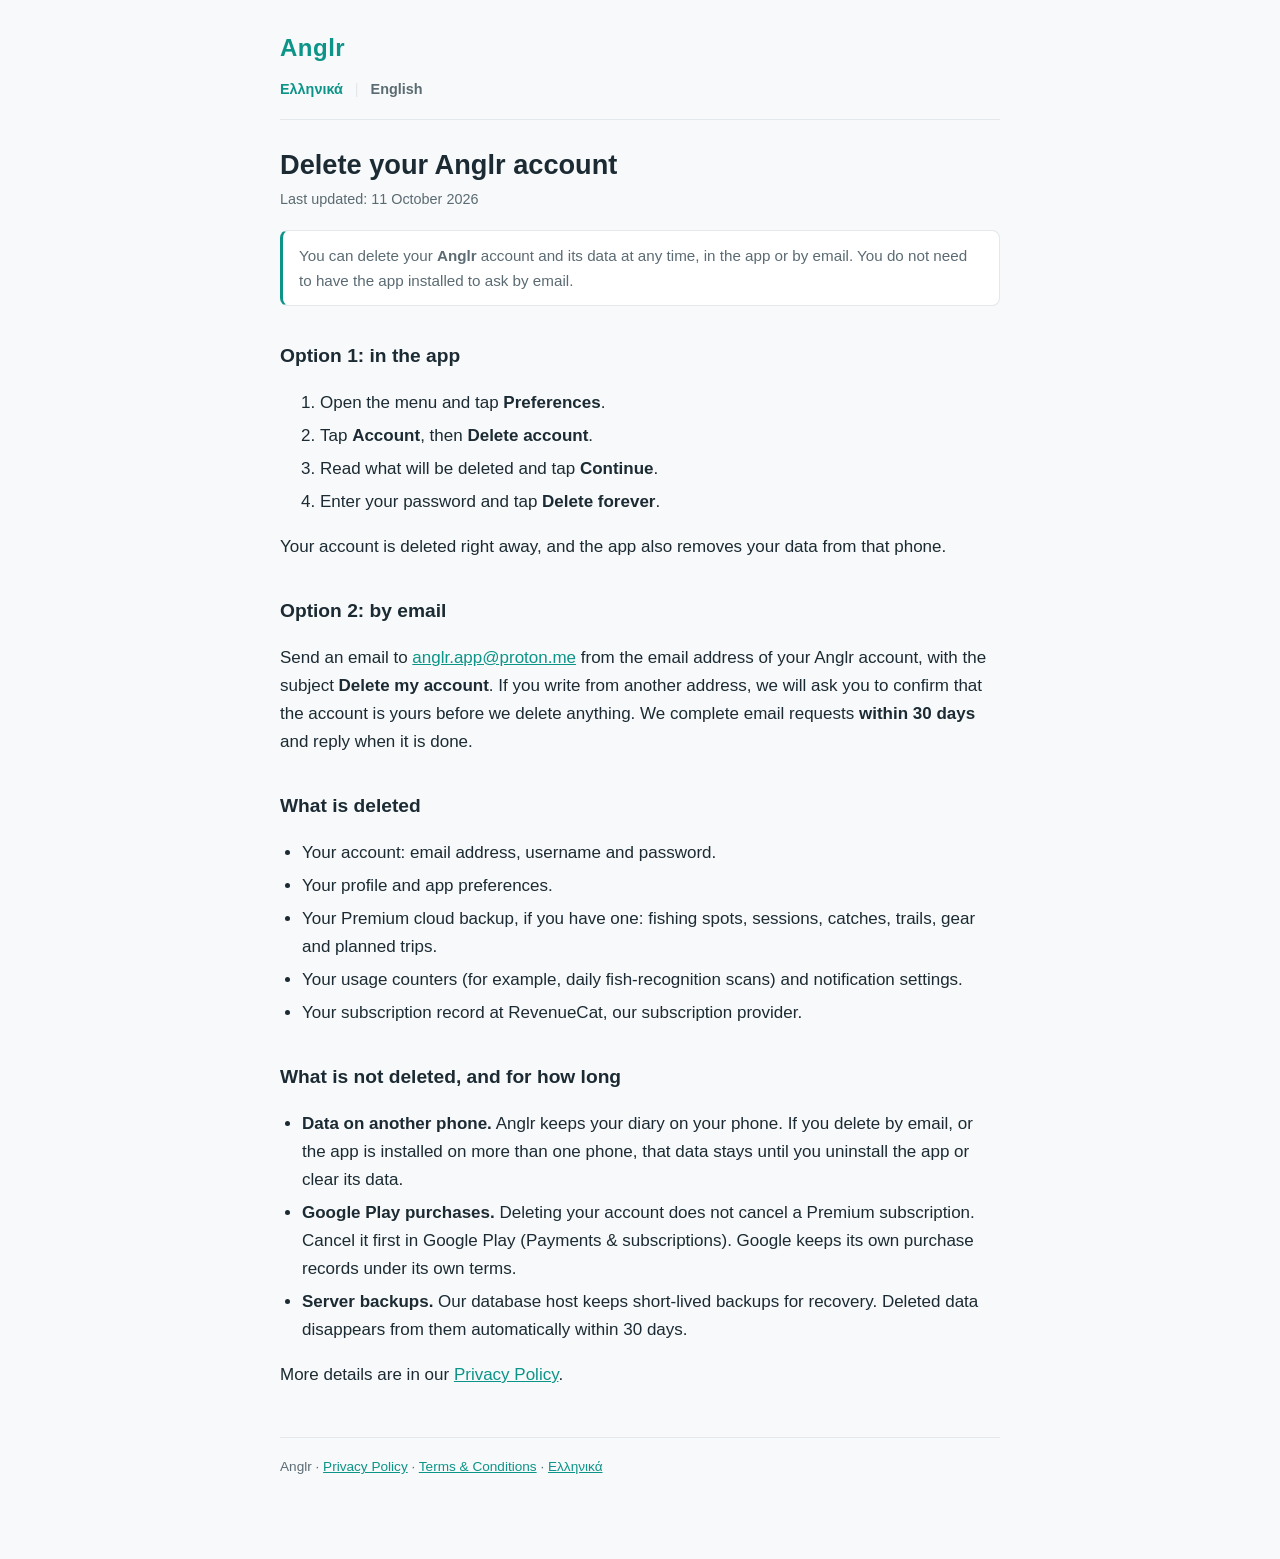
<file: en/delete-account.html>
<!DOCTYPE html>
<html lang="en">
<head>
<meta charset="utf-8">
<meta name="viewport" content="width=device-width, initial-scale=1">
<title>Delete your account — Anglr</title>
<link rel="stylesheet" href="../style.css">
</head>
<body>
<div class="wrap">
  <header class="site">
    <a class="brand" href="../index.html">Anglr</a>
    <div class="langbar">
      <a href="../el/delete-account.html">Ελληνικά</a>
      <span class="sep">|</span>
      <strong>English</strong>
    </div>
  </header>

  <h1>Delete your Anglr account</h1>
  <p class="updated">Last updated: 11 October 2026</p>

  <div class="note">
    You can delete your <strong>Anglr</strong> account and its data at any time, in the app or
    by email. You do not need to have the app installed to ask by email.
  </div>

  <h2 id="in-app">Option 1: in the app</h2>
  <ol>
    <li>Open the menu and tap <strong>Preferences</strong>.</li>
    <li>Tap <strong>Account</strong>, then <strong>Delete account</strong>.</li>
    <li>Read what will be deleted and tap <strong>Continue</strong>.</li>
    <li>Enter your password and tap <strong>Delete forever</strong>.</li>
  </ol>
  <p>
    Your account is deleted right away, and the app also removes your data from that phone.
  </p>

  <h2 id="email">Option 2: by email</h2>
  <p>
    Send an email to <a href="mailto:anglr.app@proton.me">anglr.app@proton.me</a> from the email
    address of your Anglr account, with the subject <strong>Delete my account</strong>. If you
    write from another address, we will ask you to confirm that the account is yours before we
    delete anything. We complete email requests <strong>within 30 days</strong> and reply when
    it is done.
  </p>

  <h2 id="deleted">What is deleted</h2>
  <ul>
    <li>Your account: email address, username and password.</li>
    <li>Your profile and app preferences.</li>
    <li>Your Premium cloud backup, if you have one: fishing spots, sessions, catches, trails,
      gear and planned trips.</li>
    <li>Your usage counters (for example, daily fish-recognition scans) and notification
      settings.</li>
    <li>Your subscription record at RevenueCat, our subscription provider.</li>
  </ul>

  <h2 id="kept">What is not deleted, and for how long</h2>
  <ul>
    <li><strong>Data on another phone.</strong> Anglr keeps your diary on your phone. If you
      delete by email, or the app is installed on more than one phone, that data stays until you
      uninstall the app or clear its data.</li>
    <li><strong>Google Play purchases.</strong> Deleting your account does not cancel a Premium
      subscription. Cancel it first in Google Play (Payments &amp; subscriptions). Google keeps
      its own purchase records under its own terms.</li>
    <li><strong>Server backups.</strong> Our database host keeps short-lived backups for
      recovery. Deleted data disappears from them automatically within 30 days.</li>
  </ul>
  <p>
    More details are in our <a href="privacy.html">Privacy Policy</a>.
  </p>

  <footer class="site">
    Anglr &middot; <a href="privacy.html">Privacy Policy</a> &middot;
    <a href="terms.html">Terms &amp; Conditions</a> &middot;
    <a href="../el/delete-account.html">Ελληνικά</a>
  </footer>
</div>
</body>
</html>
</file>
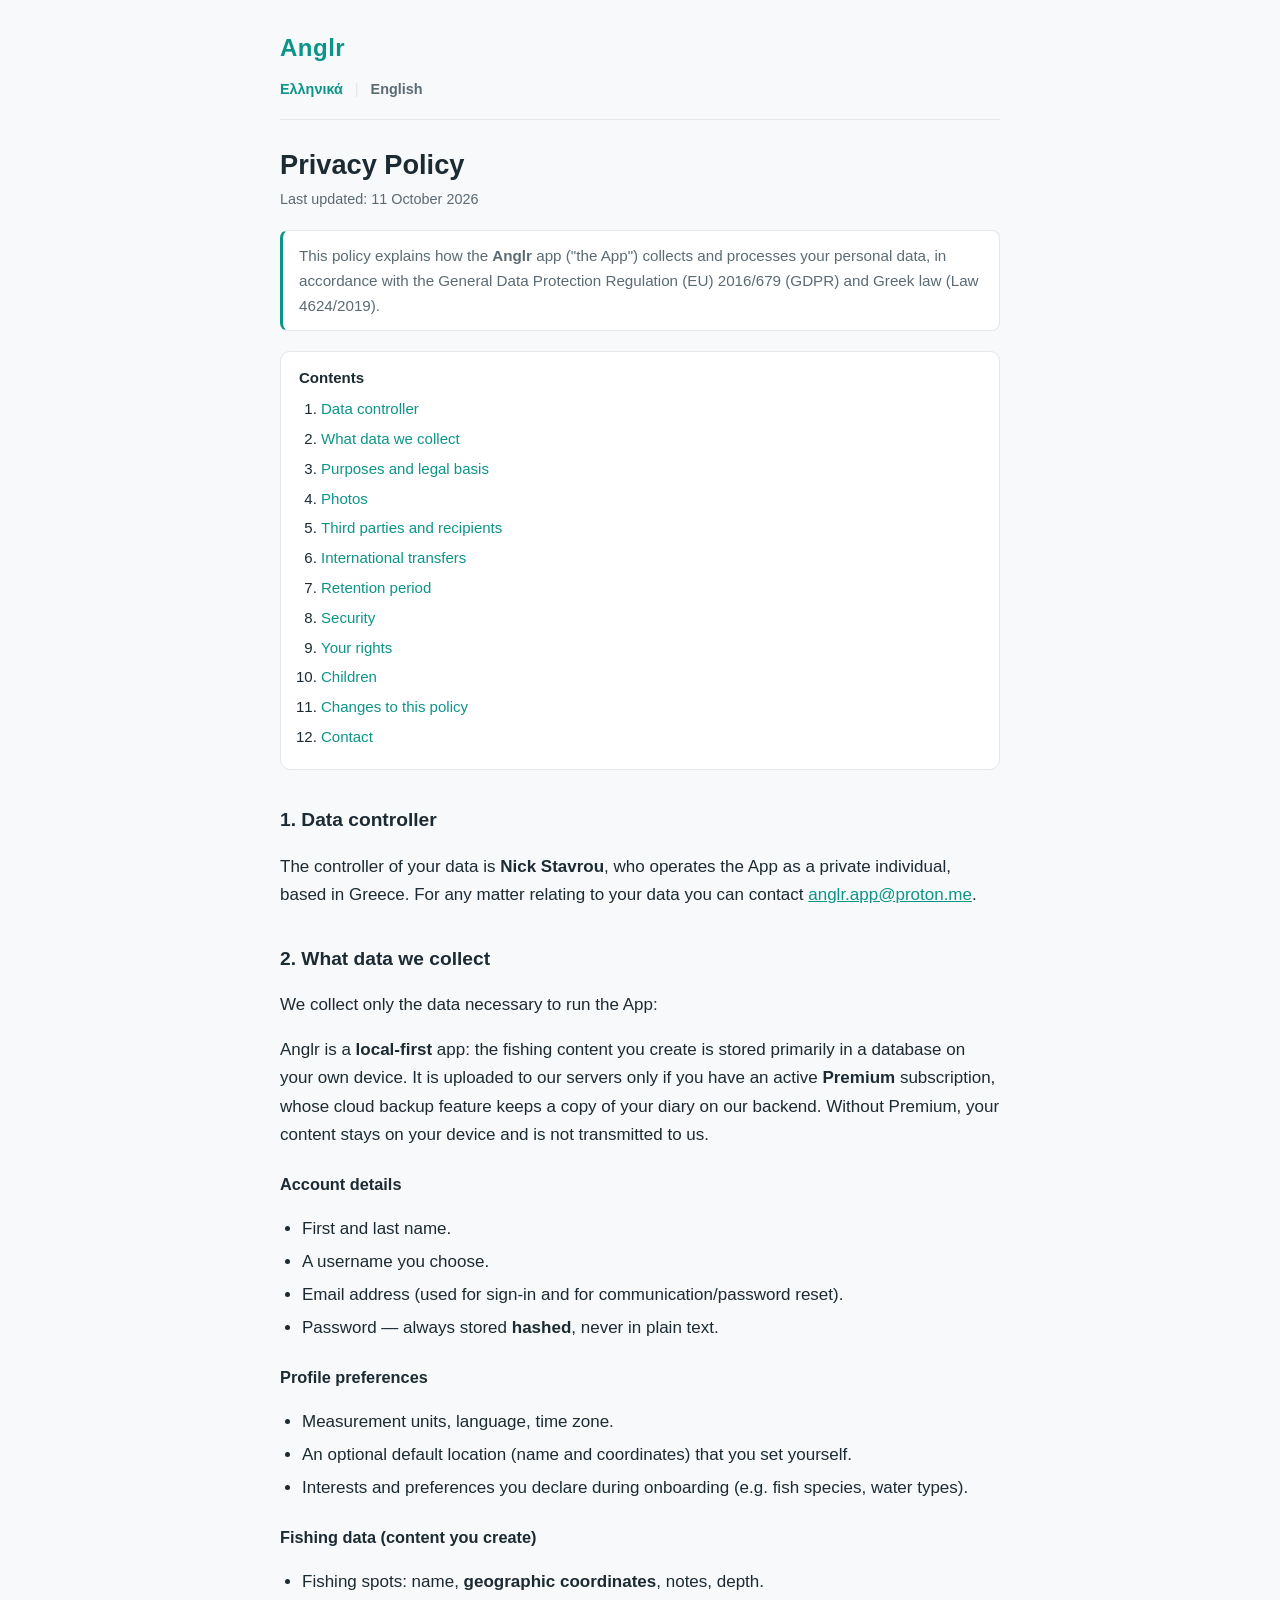
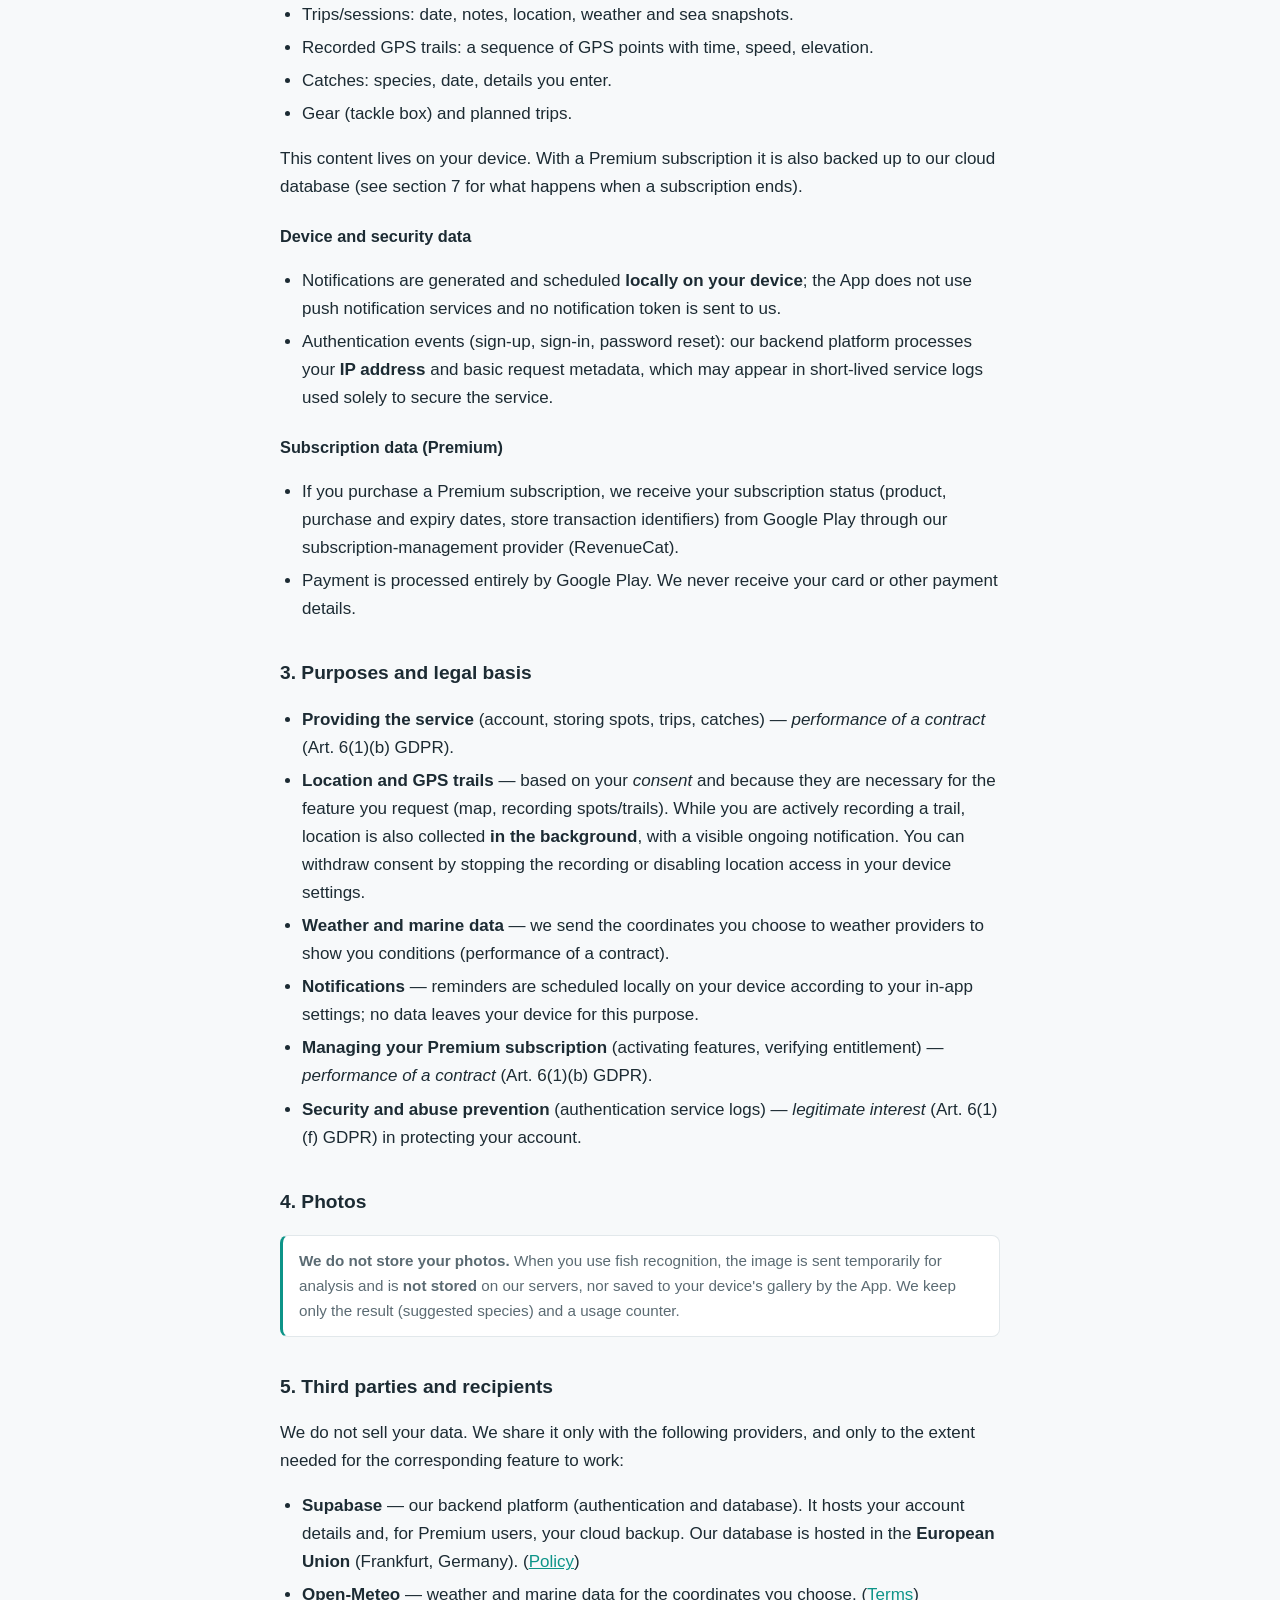
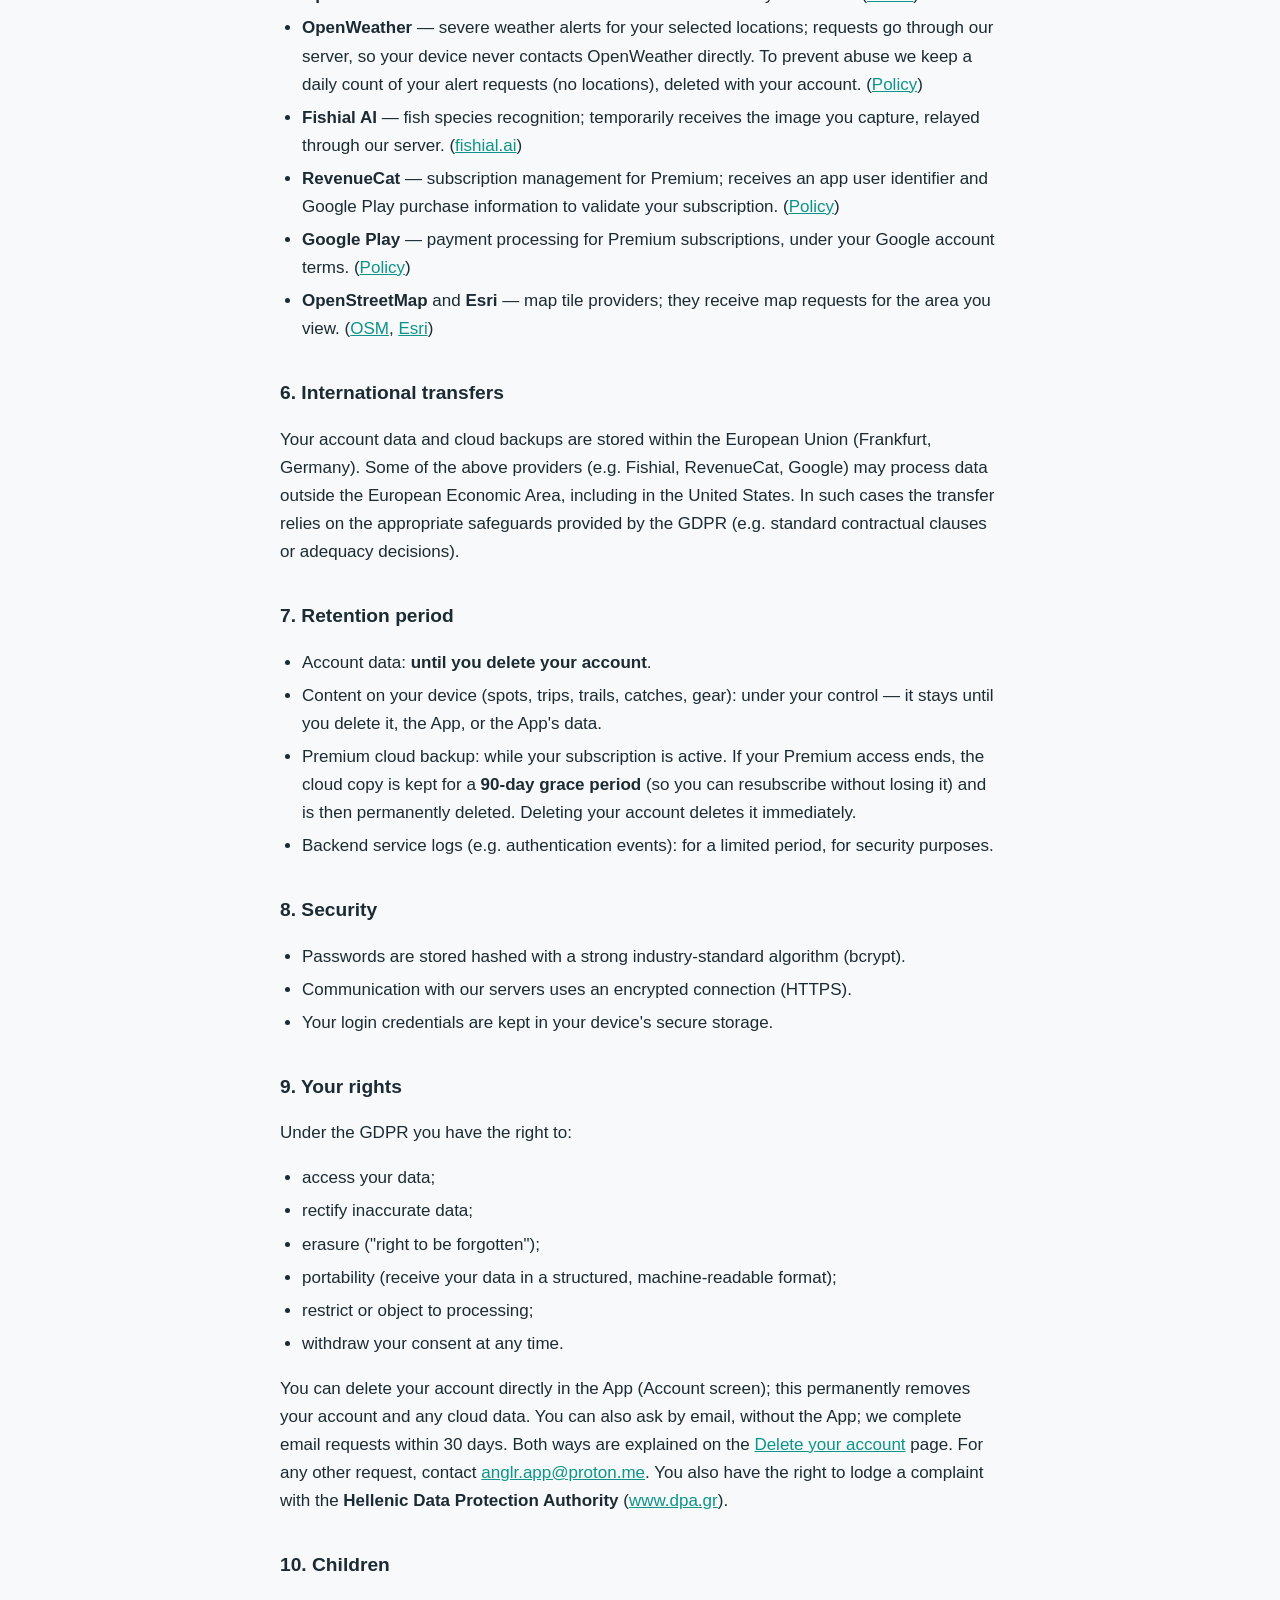
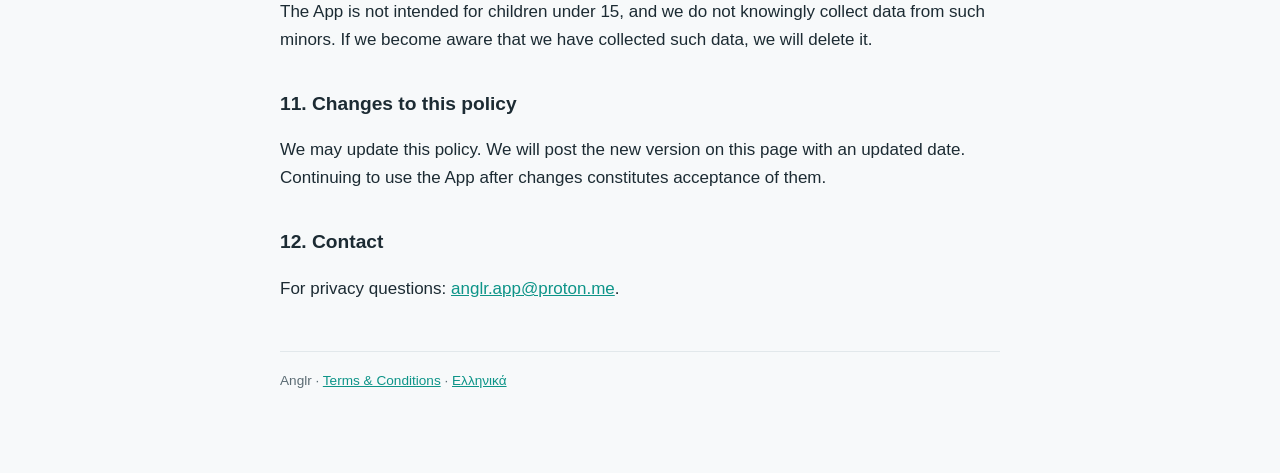
<file: en/privacy.html>
<!DOCTYPE html>
<html lang="en">
<head>
<meta charset="utf-8">
<meta name="viewport" content="width=device-width, initial-scale=1">
<title>Privacy Policy — Anglr</title>
<link rel="stylesheet" href="../style.css">
</head>
<body>
<div class="wrap">
  <header class="site">
    <a class="brand" href="../index.html">Anglr</a>
    <div class="langbar">
      <a href="../el/privacy.html">Ελληνικά</a>
      <span class="sep">|</span>
      <strong>English</strong>
    </div>
  </header>

  <h1>Privacy Policy</h1>
  <p class="updated">Last updated: 11 October 2026</p>

  <div class="note">
    This policy explains how the <strong>Anglr</strong> app ("the App") collects and processes
    your personal data, in accordance with the General Data Protection Regulation (EU) 2016/679
    (GDPR) and Greek law (Law 4624/2019).
  </div>

  <div class="toc">
    <strong>Contents</strong>
    <ol>
      <li><a href="#controller">Data controller</a></li>
      <li><a href="#data">What data we collect</a></li>
      <li><a href="#purposes">Purposes and legal basis</a></li>
      <li><a href="#photos">Photos</a></li>
      <li><a href="#third">Third parties and recipients</a></li>
      <li><a href="#transfers">International transfers</a></li>
      <li><a href="#retention">Retention period</a></li>
      <li><a href="#security">Security</a></li>
      <li><a href="#rights">Your rights</a></li>
      <li><a href="#children">Children</a></li>
      <li><a href="#changes">Changes to this policy</a></li>
      <li><a href="#contact">Contact</a></li>
    </ol>
  </div>

  <h2 id="controller">1. Data controller</h2>
  <p>
    The controller of your data is <strong>Nick Stavrou</strong>, who operates the App as
    a private individual, based in Greece. For any matter relating to your data you can contact
    <a href="mailto:anglr.app@proton.me">anglr.app@proton.me</a>.
  </p>

  <h2 id="data">2. What data we collect</h2>
  <p>We collect only the data necessary to run the App:</p>
  <p>
    Anglr is a <strong>local-first</strong> app: the fishing content you create is stored
    primarily in a database on your own device. It is uploaded to our servers only if you have
    an active <strong>Premium</strong> subscription, whose cloud backup feature keeps a copy of
    your diary on our backend. Without Premium, your content stays on your device and is not
    transmitted to us.
  </p>

  <h3>Account details</h3>
  <ul>
    <li>First and last name.</li>
    <li>A username you choose.</li>
    <li>Email address (used for sign-in and for communication/password reset).</li>
    <li>Password — always stored <strong>hashed</strong>, never in plain text.</li>
  </ul>

  <h3>Profile preferences</h3>
  <ul>
    <li>Measurement units, language, time zone.</li>
    <li>An optional default location (name and coordinates) that you set yourself.</li>
    <li>Interests and preferences you declare during onboarding (e.g. fish species, water types).</li>
  </ul>

  <h3>Fishing data (content you create)</h3>
  <ul>
    <li>Fishing spots: name, <strong>geographic coordinates</strong>, notes, depth.</li>
    <li>Trips/sessions: date, notes, location, weather and sea snapshots.</li>
    <li>Recorded GPS trails: a sequence of GPS points with time, speed, elevation.</li>
    <li>Catches: species, date, details you enter.</li>
    <li>Gear (tackle box) and planned trips.</li>
  </ul>
  <p>
    This content lives on your device. With a Premium subscription it is also backed up to our
    cloud database (see section 7 for what happens when a subscription ends).
  </p>

  <h3>Device and security data</h3>
  <ul>
    <li>Notifications are generated and scheduled <strong>locally on your device</strong>; the App does not use push notification services and no notification token is sent to us.</li>
    <li>Authentication events (sign-up, sign-in, password reset): our backend platform processes your <strong>IP address</strong> and basic request metadata, which may appear in short-lived service logs used solely to secure the service.</li>
  </ul>

  <h3>Subscription data (Premium)</h3>
  <ul>
    <li>If you purchase a Premium subscription, we receive your subscription status (product, purchase and expiry dates, store transaction identifiers) from Google Play through our subscription-management provider (RevenueCat).</li>
    <li>Payment is processed entirely by Google Play. We never receive your card or other payment details.</li>
  </ul>

  <h2 id="purposes">3. Purposes and legal basis</h2>
  <ul>
    <li><strong>Providing the service</strong> (account, storing spots, trips, catches) — <em>performance of a contract</em> (Art. 6(1)(b) GDPR).</li>
    <li><strong>Location and GPS trails</strong> — based on your <em>consent</em> and because they are necessary for the feature you request (map, recording spots/trails). While you are actively recording a trail, location is also collected <strong>in the background</strong>, with a visible ongoing notification. You can withdraw consent by stopping the recording or disabling location access in your device settings.</li>
    <li><strong>Weather and marine data</strong> — we send the coordinates you choose to weather providers to show you conditions (performance of a contract).</li>
    <li><strong>Notifications</strong> — reminders are scheduled locally on your device according to your in-app settings; no data leaves your device for this purpose.</li>
    <li><strong>Managing your Premium subscription</strong> (activating features, verifying entitlement) — <em>performance of a contract</em> (Art. 6(1)(b) GDPR).</li>
    <li><strong>Security and abuse prevention</strong> (authentication service logs) — <em>legitimate interest</em> (Art. 6(1)(f) GDPR) in protecting your account.</li>
  </ul>

  <h2 id="photos">4. Photos</h2>
  <div class="note">
    <strong>We do not store your photos.</strong> When you use fish recognition, the image is sent
    temporarily for analysis and is <strong>not stored</strong> on our servers, nor saved to your
    device's gallery by the App. We keep only the result (suggested species) and a usage counter.
  </div>

  <h2 id="third">5. Third parties and recipients</h2>
  <p>We do not sell your data. We share it only with the following providers, and only to the extent needed for the corresponding feature to work:</p>
  <ul>
    <li><strong>Supabase</strong> — our backend platform (authentication and database). It hosts your account details and, for Premium users, your cloud backup. Our database is hosted in the <strong>European Union</strong> (Frankfurt, Germany). (<a href="https://supabase.com/privacy" target="_blank" rel="noopener">Policy</a>)</li>
    <li><strong>Open-Meteo</strong> — weather and marine data for the coordinates you choose. (<a href="https://open-meteo.com/en/terms" target="_blank" rel="noopener">Terms</a>)</li>
    <li><strong>OpenWeather</strong> — severe weather alerts for your selected locations; requests go through our server, so your device never contacts OpenWeather directly. To prevent abuse we keep a daily count of your alert requests (no locations), deleted with your account. (<a href="https://openweather.co.uk/privacy-policy" target="_blank" rel="noopener">Policy</a>)</li>
    <li><strong>Fishial AI</strong> — fish species recognition; temporarily receives the image you capture, relayed through our server. (<a href="https://fishial.ai" target="_blank" rel="noopener">fishial.ai</a>)</li>
    <li><strong>RevenueCat</strong> — subscription management for Premium; receives an app user identifier and Google Play purchase information to validate your subscription. (<a href="https://www.revenuecat.com/privacy" target="_blank" rel="noopener">Policy</a>)</li>
    <li><strong>Google Play</strong> — payment processing for Premium subscriptions, under your Google account terms. (<a href="https://policies.google.com/privacy" target="_blank" rel="noopener">Policy</a>)</li>
    <li><strong>OpenStreetMap</strong> and <strong>Esri</strong> — map tile providers; they receive map requests for the area you view. (<a href="https://wiki.osmfoundation.org/wiki/Privacy_Policy" target="_blank" rel="noopener">OSM</a>, <a href="https://www.esri.com/en-us/privacy/overview" target="_blank" rel="noopener">Esri</a>)</li>
  </ul>

  <h2 id="transfers">6. International transfers</h2>
  <p>
    Your account data and cloud backups are stored within the European Union (Frankfurt,
    Germany). Some of the above providers (e.g. Fishial, RevenueCat, Google) may process data
    outside the European Economic Area, including in the United States. In such cases the
    transfer relies on the appropriate safeguards provided by the GDPR (e.g. standard
    contractual clauses or adequacy decisions).
  </p>

  <h2 id="retention">7. Retention period</h2>
  <ul>
    <li>Account data: <strong>until you delete your account</strong>.</li>
    <li>Content on your device (spots, trips, trails, catches, gear): under your control — it stays until you delete it, the App, or the App's data.</li>
    <li>Premium cloud backup: while your subscription is active. If your Premium access ends, the cloud copy is kept for a <strong>90-day grace period</strong> (so you can resubscribe without losing it) and is then permanently deleted. Deleting your account deletes it immediately.</li>
    <li>Backend service logs (e.g. authentication events): for a limited period, for security purposes.</li>
  </ul>

  <h2 id="security">8. Security</h2>
  <ul>
    <li>Passwords are stored hashed with a strong industry-standard algorithm (bcrypt).</li>
    <li>Communication with our servers uses an encrypted connection (HTTPS).</li>
    <li>Your login credentials are kept in your device's secure storage.</li>
  </ul>

  <h2 id="rights">9. Your rights</h2>
  <p>Under the GDPR you have the right to:</p>
  <ul>
    <li>access your data;</li>
    <li>rectify inaccurate data;</li>
    <li>erasure ("right to be forgotten");</li>
    <li>portability (receive your data in a structured, machine-readable format);</li>
    <li>restrict or object to processing;</li>
    <li>withdraw your consent at any time.</li>
  </ul>
  <p>
    You can delete your account directly in the App (Account screen); this permanently removes
    your account and any cloud data. You can also ask by email, without the App; we complete
    email requests within 30 days. Both ways are explained on the
    <a href="delete-account.html">Delete your account</a> page. For any other request, contact
    <a href="mailto:anglr.app@proton.me">anglr.app@proton.me</a>. You also have the right to
    lodge a complaint with the <strong>Hellenic Data Protection Authority</strong>
    (<a href="https://www.dpa.gr/en" target="_blank" rel="noopener">www.dpa.gr</a>).
  </p>

  <h2 id="children">10. Children</h2>
  <p>
    The App is not intended for children under 15, and we do not knowingly collect data from such
    minors. If we become aware that we have collected such data, we will delete it.
  </p>

  <h2 id="changes">11. Changes to this policy</h2>
  <p>
    We may update this policy. We will post the new version on this page with an updated date.
    Continuing to use the App after changes constitutes acceptance of them.
  </p>

  <h2 id="contact">12. Contact</h2>
  <p>
    For privacy questions: <a href="mailto:anglr.app@proton.me">anglr.app@proton.me</a>.
  </p>

  <footer class="site">
    Anglr &middot; <a href="terms.html">Terms &amp; Conditions</a> &middot;
    <a href="../el/privacy.html">Ελληνικά</a>
  </footer>
</div>
</body>
</html>
</file>
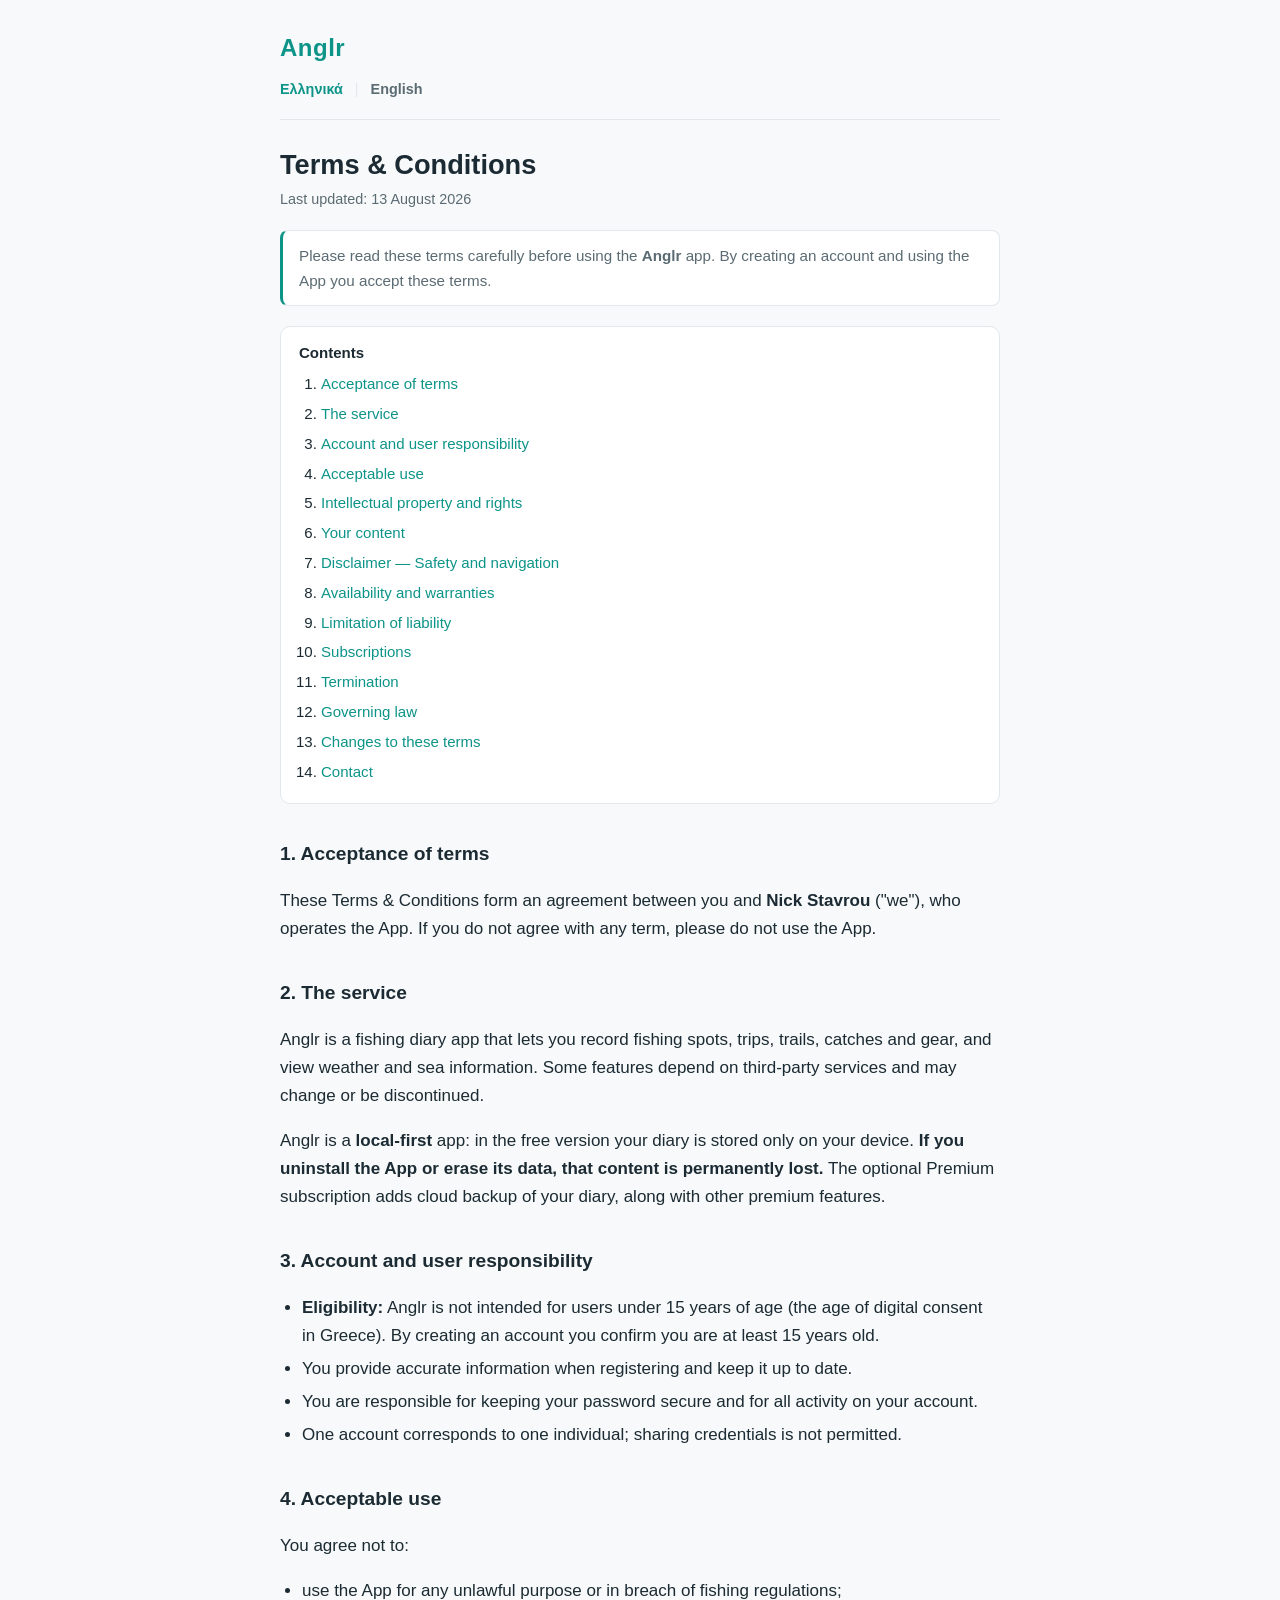
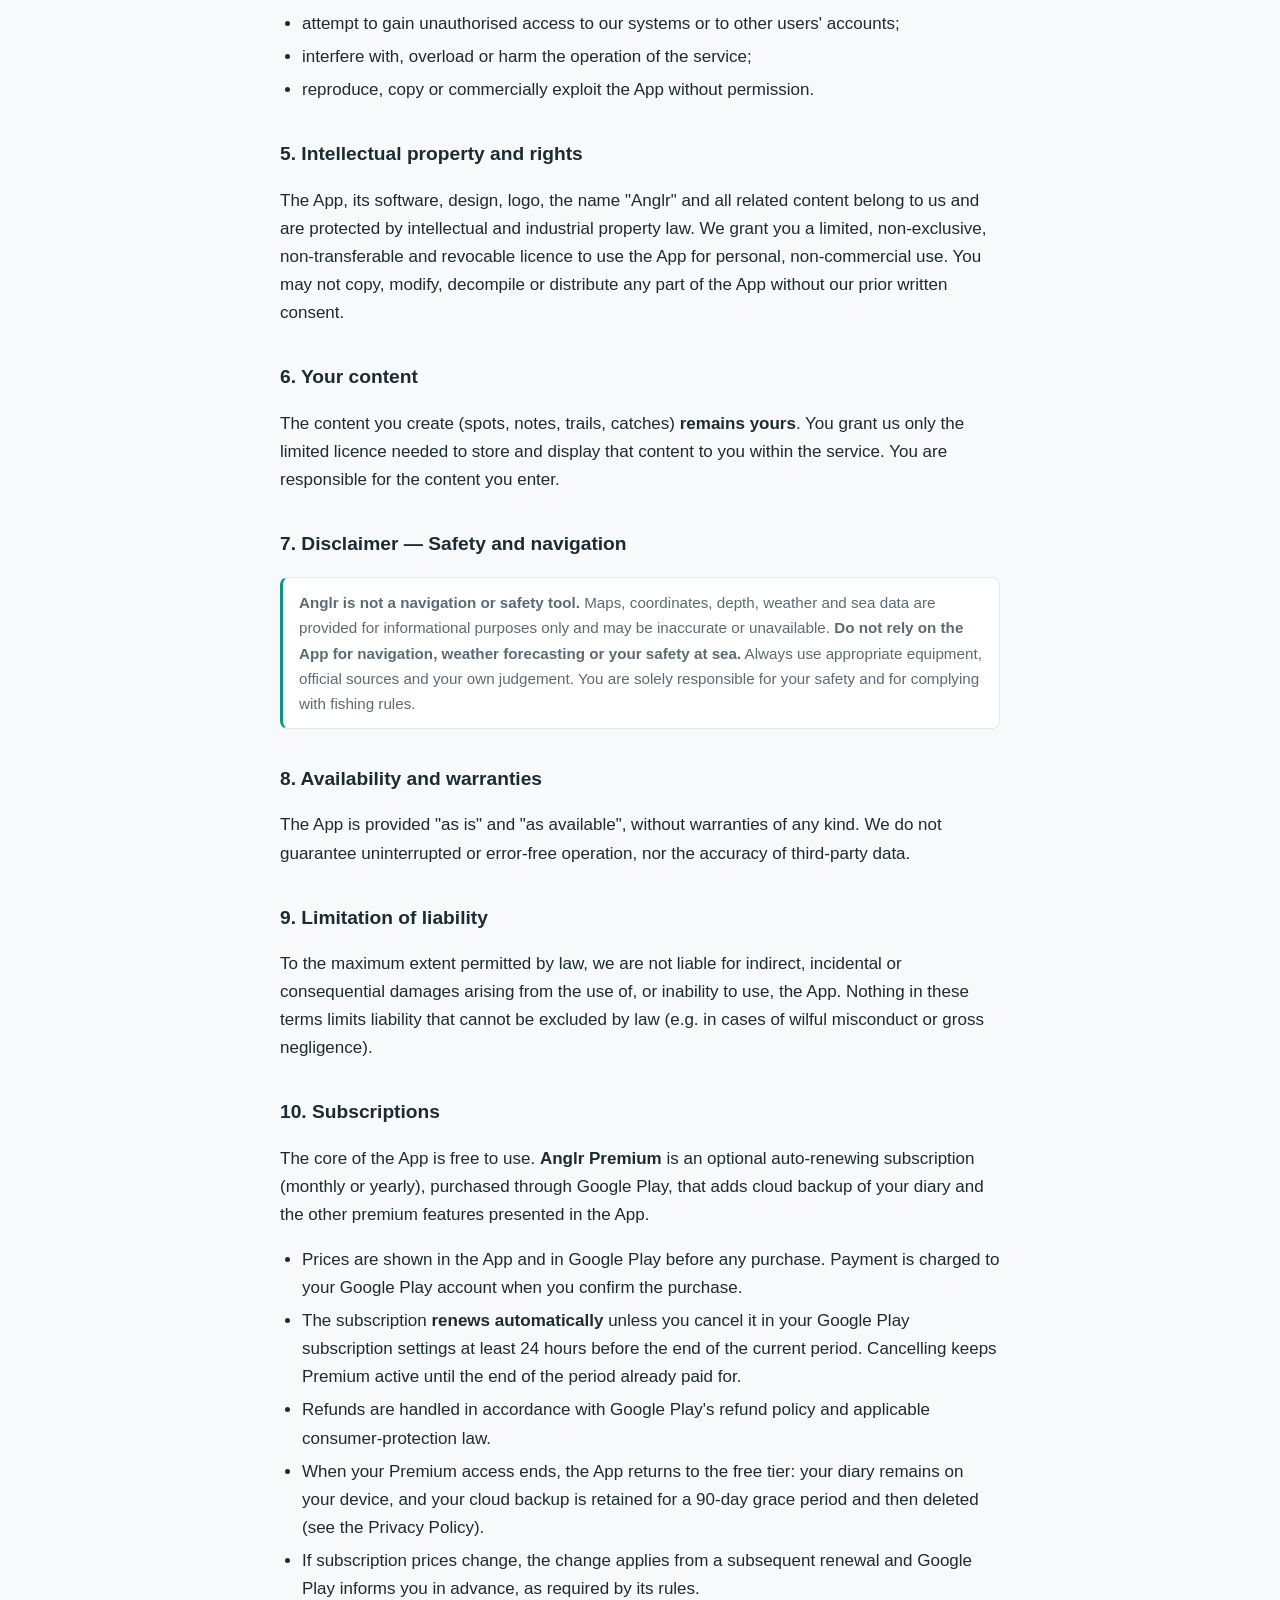
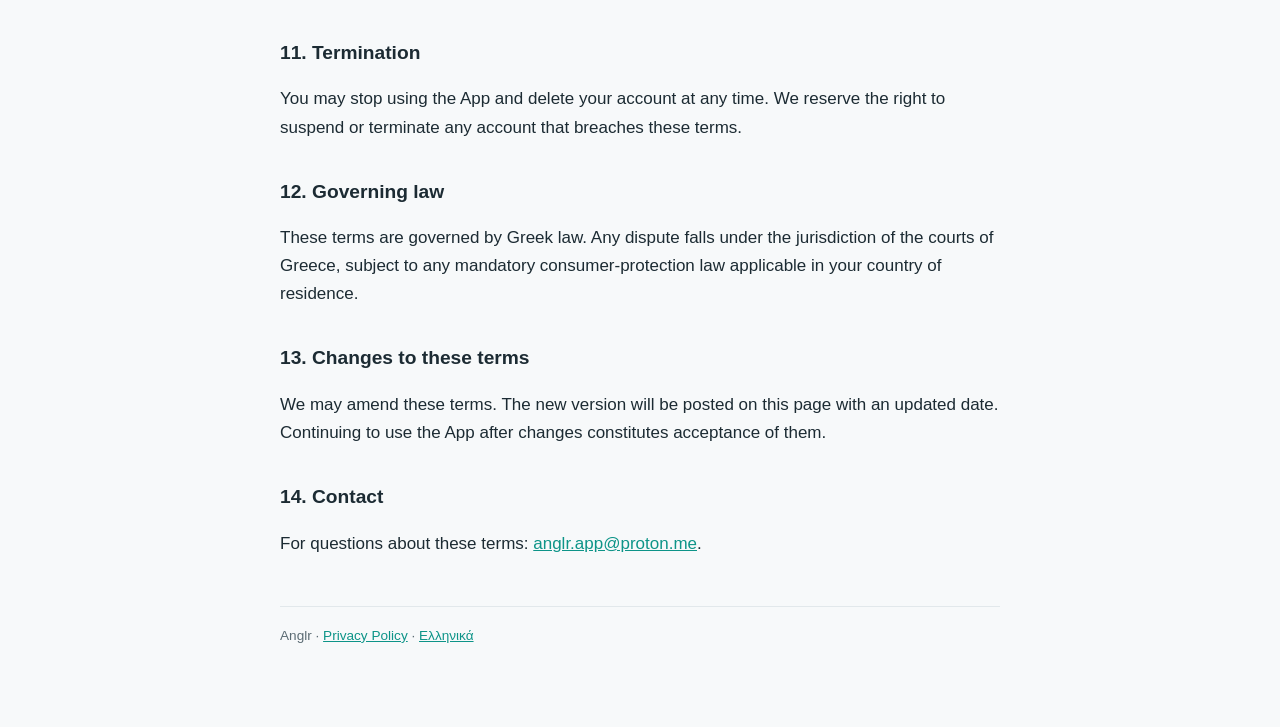
<file: en/terms.html>
<!DOCTYPE html>
<html lang="en">
<head>
<meta charset="utf-8">
<meta name="viewport" content="width=device-width, initial-scale=1">
<title>Terms &amp; Conditions — Anglr</title>
<link rel="stylesheet" href="../style.css">
</head>
<body>
<div class="wrap">
  <header class="site">
    <a class="brand" href="../index.html">Anglr</a>
    <div class="langbar">
      <a href="../el/terms.html">Ελληνικά</a>
      <span class="sep">|</span>
      <strong>English</strong>
    </div>
  </header>

  <h1>Terms &amp; Conditions</h1>
  <p class="updated">Last updated: 13 August 2026</p>

  <div class="note">
    Please read these terms carefully before using the <strong>Anglr</strong> app. By creating an
    account and using the App you accept these terms.
  </div>

  <div class="toc">
    <strong>Contents</strong>
    <ol>
      <li><a href="#acceptance">Acceptance of terms</a></li>
      <li><a href="#service">The service</a></li>
      <li><a href="#account">Account and user responsibility</a></li>
      <li><a href="#acceptable">Acceptable use</a></li>
      <li><a href="#ip">Intellectual property and rights</a></li>
      <li><a href="#usercontent">Your content</a></li>
      <li><a href="#safety">Disclaimer — Safety and navigation</a></li>
      <li><a href="#availability">Availability and warranties</a></li>
      <li><a href="#liability">Limitation of liability</a></li>
      <li><a href="#subscriptions">Subscriptions</a></li>
      <li><a href="#termination">Termination</a></li>
      <li><a href="#law">Governing law</a></li>
      <li><a href="#changes">Changes to these terms</a></li>
      <li><a href="#contact">Contact</a></li>
    </ol>
  </div>

  <h2 id="acceptance">1. Acceptance of terms</h2>
  <p>
    These Terms &amp; Conditions form an agreement between you and <strong>Nick Stavrou</strong>
    ("we"), who operates the App. If you do not agree with any term, please do not use the App.
  </p>

  <h2 id="service">2. The service</h2>
  <p>
    Anglr is a fishing diary app that lets you record fishing spots, trips, trails, catches and
    gear, and view weather and sea information. Some features depend on third-party services and
    may change or be discontinued.
  </p>
  <p>
    Anglr is a <strong>local-first</strong> app: in the free version your diary is stored only on
    your device. <strong>If you uninstall the App or erase its data, that content is permanently
    lost.</strong> The optional Premium subscription adds cloud backup of your diary, along with
    other premium features.
  </p>

  <h2 id="account">3. Account and user responsibility</h2>
  <ul>
    <li>
      <strong>Eligibility:</strong> Anglr is not intended for users under 15 years of age (the age
      of digital consent in Greece). By creating an account you confirm you are at least 15 years
      old.
    </li>
    <li>You provide accurate information when registering and keep it up to date.</li>
    <li>You are responsible for keeping your password secure and for all activity on your account.</li>
    <li>One account corresponds to one individual; sharing credentials is not permitted.</li>
  </ul>

  <h2 id="acceptable">4. Acceptable use</h2>
  <p>You agree not to:</p>
  <ul>
    <li>use the App for any unlawful purpose or in breach of fishing regulations;</li>
    <li>attempt to gain unauthorised access to our systems or to other users' accounts;</li>
    <li>interfere with, overload or harm the operation of the service;</li>
    <li>reproduce, copy or commercially exploit the App without permission.</li>
  </ul>

  <h2 id="ip">5. Intellectual property and rights</h2>
  <p>
    The App, its software, design, logo, the name "Anglr" and all related content belong to us and
    are protected by intellectual and industrial property law. We grant you a limited,
    non-exclusive, non-transferable and revocable licence to use the App for personal,
    non-commercial use. You may not copy, modify, decompile or distribute any part of the App
    without our prior written consent.
  </p>

  <h2 id="usercontent">6. Your content</h2>
  <p>
    The content you create (spots, notes, trails, catches) <strong>remains yours</strong>. You
    grant us only the limited licence needed to store and display that content to you within the
    service. You are responsible for the content you enter.
  </p>

  <h2 id="safety">7. Disclaimer — Safety and navigation</h2>
  <div class="note">
    <strong>Anglr is not a navigation or safety tool.</strong> Maps, coordinates, depth, weather
    and sea data are provided for informational purposes only and may be inaccurate or unavailable.
    <strong>Do not rely on the App for navigation, weather forecasting or your safety at sea.</strong>
    Always use appropriate equipment, official sources and your own judgement. You are solely
    responsible for your safety and for complying with fishing rules.
  </div>

  <h2 id="availability">8. Availability and warranties</h2>
  <p>
    The App is provided "as is" and "as available", without warranties of any kind. We do not
    guarantee uninterrupted or error-free operation, nor the accuracy of third-party data.
  </p>

  <h2 id="liability">9. Limitation of liability</h2>
  <p>
    To the maximum extent permitted by law, we are not liable for indirect, incidental or
    consequential damages arising from the use of, or inability to use, the App. Nothing in these
    terms limits liability that cannot be excluded by law (e.g. in cases of wilful misconduct or
    gross negligence).
  </p>

  <h2 id="subscriptions">10. Subscriptions</h2>
  <p>
    The core of the App is free to use. <strong>Anglr Premium</strong> is an optional
    auto-renewing subscription (monthly or yearly), purchased through Google Play, that adds
    cloud backup of your diary and the other premium features presented in the App.
  </p>
  <ul>
    <li>Prices are shown in the App and in Google Play before any purchase. Payment is charged to your Google Play account when you confirm the purchase.</li>
    <li>The subscription <strong>renews automatically</strong> unless you cancel it in your Google Play subscription settings at least 24 hours before the end of the current period. Cancelling keeps Premium active until the end of the period already paid for.</li>
    <li>Refunds are handled in accordance with Google Play's refund policy and applicable consumer-protection law.</li>
    <li>When your Premium access ends, the App returns to the free tier: your diary remains on your device, and your cloud backup is retained for a 90-day grace period and then deleted (see the Privacy Policy).</li>
    <li>If subscription prices change, the change applies from a subsequent renewal and Google Play informs you in advance, as required by its rules.</li>
  </ul>

  <h2 id="termination">11. Termination</h2>
  <p>
    You may stop using the App and delete your account at any time. We reserve the right to suspend
    or terminate any account that breaches these terms.
  </p>

  <h2 id="law">12. Governing law</h2>
  <p>
    These terms are governed by Greek law. Any dispute falls under the jurisdiction of the courts
    of Greece, subject to any mandatory consumer-protection law applicable in your country of
    residence.
  </p>

  <h2 id="changes">13. Changes to these terms</h2>
  <p>
    We may amend these terms. The new version will be posted on this page with an updated date.
    Continuing to use the App after changes constitutes acceptance of them.
  </p>

  <h2 id="contact">14. Contact</h2>
  <p>
    For questions about these terms: <a href="mailto:anglr.app@proton.me">anglr.app@proton.me</a>.
  </p>

  <footer class="site">
    Anglr &middot; <a href="privacy.html">Privacy Policy</a> &middot;
    <a href="../el/terms.html">Ελληνικά</a>
  </footer>
</div>
</body>
</html>
</file>
<file: style.css>
:root {
  --bg: #f7f9fa;
  --surface: #ffffff;
  --text: #1c2b33;
  --muted: #5b6b73;
  --border: #e2e8eb;
  --accent: #0d9488; /* Harbor teal */
  --accent-hover: #0b7d72;
  --maxw: 760px;
}

@media (prefers-color-scheme: dark) {
  :root {
    --bg: #0e1518;
    --surface: #16232a;
    --text: #e8eef0;
    --muted: #9fb1b8;
    --border: #24353d;
    --accent: #2dd4bf;
    --accent-hover: #5eead4;
  }
}

* { box-sizing: border-box; }

html { -webkit-text-size-adjust: 100%; }

body {
  margin: 0;
  background: var(--bg);
  color: var(--text);
  font-family: -apple-system, BlinkMacSystemFont, "Segoe UI", Roboto, Helvetica, Arial, sans-serif;
  line-height: 1.65;
  font-size: 17px;
}

.wrap {
  max-width: var(--maxw);
  margin: 0 auto;
  padding: 28px 20px 80px;
}

header.site {
  border-bottom: 1px solid var(--border);
  padding-bottom: 18px;
  margin-bottom: 28px;
}

.brand {
  font-size: 1.5rem;
  font-weight: 700;
  color: var(--accent);
  letter-spacing: 0.5px;
  text-decoration: none;
}

.langbar {
  margin-top: 10px;
  font-size: 0.9rem;
  color: var(--muted);
}

.langbar a { color: var(--accent); text-decoration: none; font-weight: 600; }
.langbar a:hover { text-decoration: underline; }
.langbar .sep { color: var(--border); margin: 0 8px; }

h1 { font-size: 1.7rem; line-height: 1.25; margin: 0 0 6px; }
h2 { font-size: 1.2rem; margin: 34px 0 10px; }
h3 { font-size: 1.02rem; margin: 22px 0 6px; }

.updated {
  color: var(--muted);
  font-size: 0.9rem;
  margin: 0 0 8px;
}

p, li { color: var(--text); }
ul { padding-left: 22px; }
li { margin: 5px 0; }

a { color: var(--accent); }
a:hover { color: var(--accent-hover); }

.card-grid {
  display: grid;
  grid-template-columns: 1fr 1fr;
  gap: 16px;
  margin-top: 24px;
}

@media (max-width: 560px) {
  .card-grid { grid-template-columns: 1fr; }
  body { font-size: 16px; }
}

.card {
  display: block;
  background: var(--surface);
  border: 1px solid var(--border);
  border-radius: 12px;
  padding: 20px;
  text-decoration: none;
  color: var(--text);
  transition: border-color 0.15s ease, transform 0.15s ease;
}
.card:hover { border-color: var(--accent); transform: translateY(-2px); }
.card .t { font-weight: 700; font-size: 1.05rem; margin-bottom: 4px; color: var(--accent); }
.card .d { color: var(--muted); font-size: 0.92rem; }

.note {
  background: var(--surface);
  border: 1px solid var(--border);
  border-left: 3px solid var(--accent);
  border-radius: 8px;
  padding: 12px 16px;
  margin: 18px 0;
  font-size: 0.95rem;
  color: var(--muted);
}

footer.site {
  border-top: 1px solid var(--border);
  margin-top: 48px;
  padding-top: 18px;
  font-size: 0.85rem;
  color: var(--muted);
}

.toc {
  background: var(--surface);
  border: 1px solid var(--border);
  border-radius: 10px;
  padding: 14px 18px;
  margin: 20px 0 28px;
  font-size: 0.94rem;
}
.toc ol { margin: 6px 0 0; padding-left: 22px; }
.toc a { text-decoration: none; }
.toc a:hover { text-decoration: underline; }
</file>
